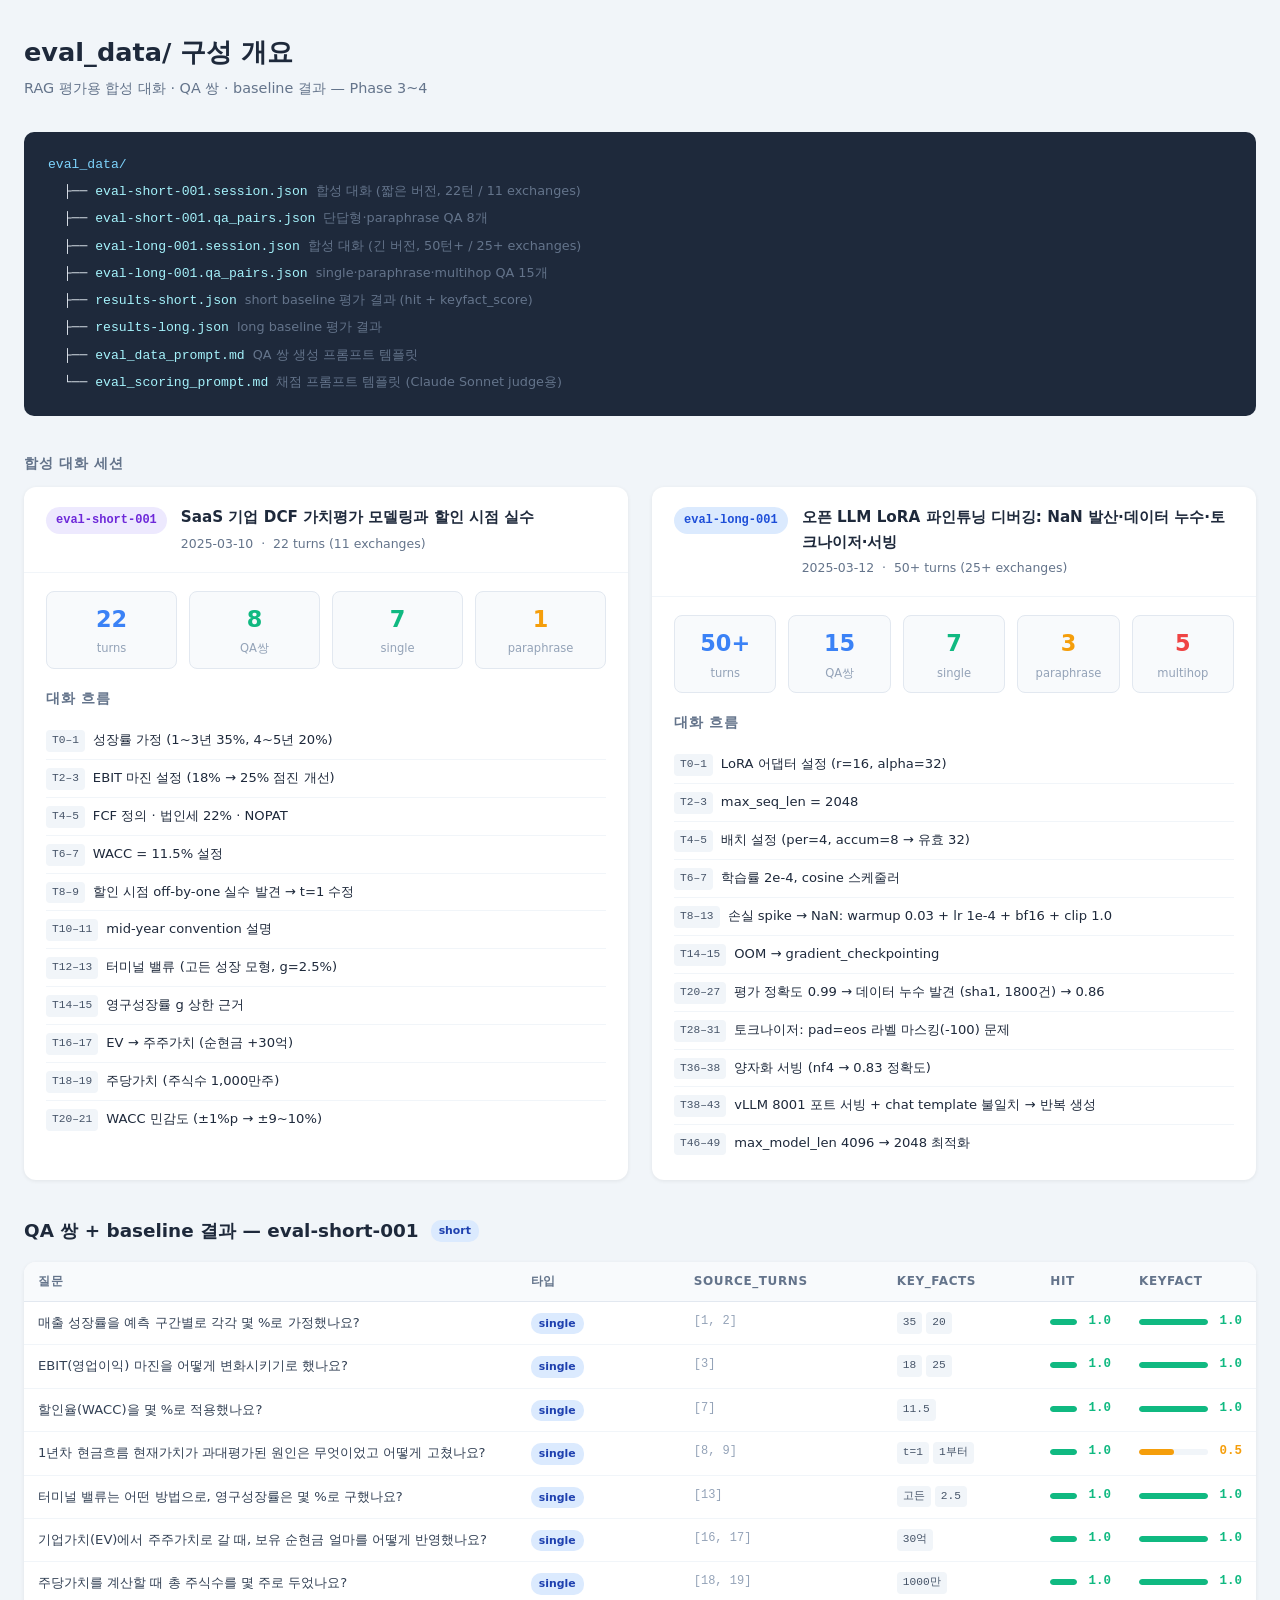
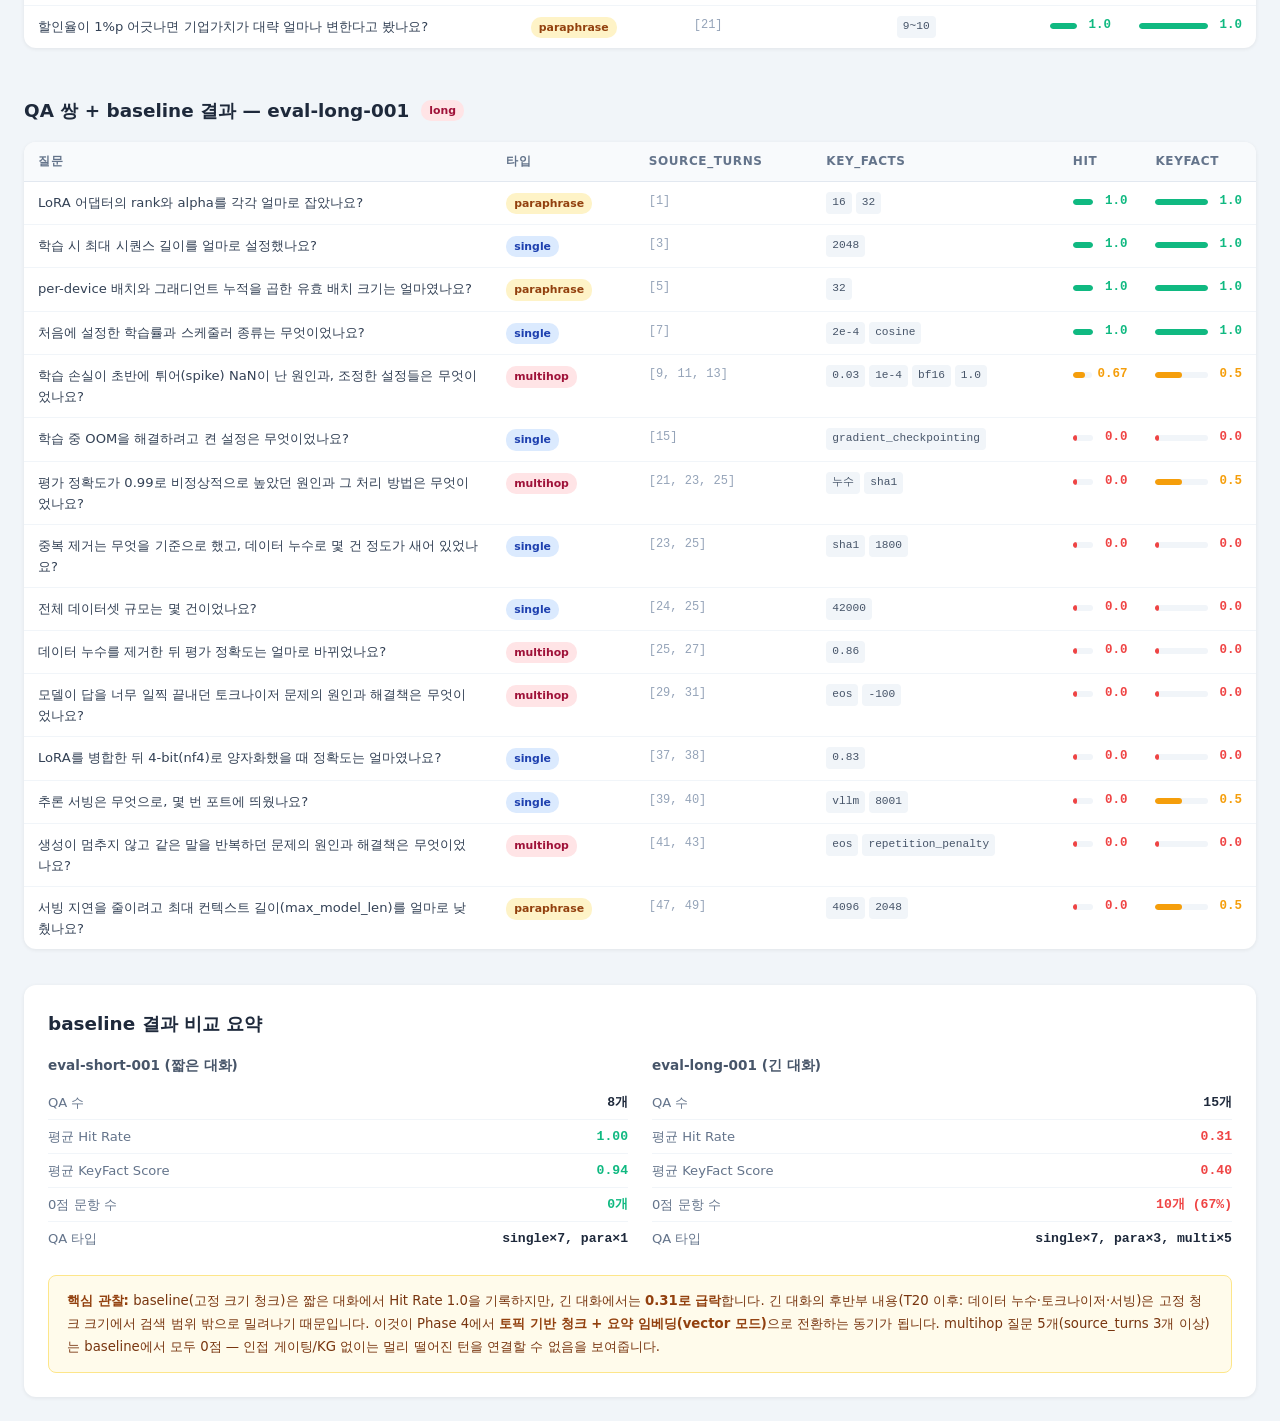
<file: eval_data/overview.html>
<!DOCTYPE html>
<html lang="ko">
<head>
  <meta charset="UTF-8">
  <meta name="viewport" content="width=device-width, initial-scale=1.0">
  <title>eval_data 구성 개요</title>
  <style>
    * { box-sizing: border-box; margin: 0; padding: 0; }
    body {
      font-family: 'Segoe UI', system-ui, sans-serif;
      background: #f1f5f9;
      color: #1e293b;
      padding: 32px 24px;
      line-height: 1.6;
    }

    h1 { font-size: 1.6rem; font-weight: 700; margin-bottom: 4px; }
    h2 { font-size: 1.15rem; font-weight: 700; }
    h3 { font-size: 0.9rem; font-weight: 600; text-transform: uppercase; letter-spacing: 0.05em; color: #64748b; margin-bottom: 12px; }

    .subtitle { color: #64748b; font-size: 0.9rem; margin-bottom: 32px; }

    /* file tree */
    .file-tree {
      background: #1e293b;
      color: #e2e8f0;
      border-radius: 10px;
      padding: 20px 24px;
      font-family: 'Consolas', monospace;
      font-size: 0.82rem;
      line-height: 2;
      margin-bottom: 36px;
    }
    .file-tree .dir  { color: #7dd3fc; }
    .file-tree .file { color: #a5f3fc; }
    .file-tree .desc { color: #64748b; margin-left: 8px; font-family: 'Segoe UI', system-ui, sans-serif; font-size: 0.8rem; }

    /* session cards */
    .sessions { display: grid; grid-template-columns: 1fr 1fr; gap: 24px; margin-bottom: 36px; }
    @media (max-width: 900px) { .sessions { grid-template-columns: 1fr; } }

    .card {
      background: white;
      border-radius: 12px;
      box-shadow: 0 1px 4px rgba(0,0,0,0.07);
      overflow: hidden;
    }
    .card-header {
      padding: 18px 22px;
      border-bottom: 1px solid #f1f5f9;
      display: flex;
      align-items: flex-start;
      gap: 14px;
    }
    .session-id-badge {
      background: #ede9fe;
      color: #6d28d9;
      font-family: monospace;
      font-size: 0.75rem;
      font-weight: 700;
      padding: 4px 10px;
      border-radius: 20px;
      white-space: nowrap;
      margin-top: 2px;
    }
    .session-id-badge.long { background: #dbeafe; color: #1d4ed8; }
    .card-title { font-size: 0.95rem; font-weight: 700; margin-bottom: 4px; }
    .card-meta { font-size: 0.78rem; color: #64748b; }
    .card-body { padding: 18px 22px; }

    .stat-row {
      display: flex;
      gap: 12px;
      margin-bottom: 18px;
      flex-wrap: wrap;
    }
    .stat {
      background: #f8fafc;
      border: 1px solid #e2e8f0;
      border-radius: 8px;
      padding: 10px 14px;
      flex: 1;
      min-width: 80px;
      text-align: center;
    }
    .stat .val { font-size: 1.4rem; font-weight: 700; }
    .stat .lbl { font-size: 0.72rem; color: #94a3b8; margin-top: 2px; }
    .stat.green .val { color: #10b981; }
    .stat.blue .val  { color: #3b82f6; }
    .stat.amber .val { color: #f59e0b; }
    .stat.red .val   { color: #ef4444; }

    /* topic list */
    .topic-list { list-style: none; }
    .topic-list li {
      padding: 7px 0;
      border-bottom: 1px solid #f1f5f9;
      font-size: 0.82rem;
      display: flex;
      gap: 8px;
      align-items: flex-start;
    }
    .topic-list li:last-child { border-bottom: none; }
    .turn-badge {
      background: #f1f5f9;
      color: #475569;
      font-family: monospace;
      font-size: 0.7rem;
      padding: 2px 6px;
      border-radius: 4px;
      white-space: nowrap;
      margin-top: 1px;
      min-width: 36px;
      text-align: center;
    }

    /* QA table */
    .qa-section { margin-top: 36px; }
    .qa-section + .qa-section { margin-top: 48px; }
    .section-header {
      display: flex;
      align-items: center;
      gap: 12px;
      margin-bottom: 16px;
    }

    table {
      width: 100%;
      border-collapse: collapse;
      background: white;
      border-radius: 12px;
      overflow: hidden;
      box-shadow: 0 1px 4px rgba(0,0,0,0.07);
      font-size: 0.82rem;
    }
    thead th {
      background: #f8fafc;
      padding: 10px 14px;
      text-align: left;
      font-size: 0.75rem;
      text-transform: uppercase;
      letter-spacing: 0.05em;
      color: #64748b;
      font-weight: 600;
      border-bottom: 1px solid #e2e8f0;
    }
    tbody tr:hover { background: #f8fafc; }
    tbody td {
      padding: 10px 14px;
      border-bottom: 1px solid #f1f5f9;
      vertical-align: top;
    }
    tbody tr:last-child td { border-bottom: none; }

    .badge {
      display: inline-block;
      font-size: 0.68rem;
      font-weight: 600;
      padding: 2px 8px;
      border-radius: 10px;
      white-space: nowrap;
    }
    .badge-single    { background: #dbeafe; color: #1e40af; }
    .badge-paraphrase { background: #fef3c7; color: #92400e; }
    .badge-multihop  { background: #ffe4e6; color: #9f1239; }

    .score-bar {
      display: flex;
      align-items: center;
      gap: 6px;
    }
    .bar-bg {
      flex: 1;
      height: 6px;
      background: #f1f5f9;
      border-radius: 3px;
      overflow: hidden;
    }
    .bar-fill {
      height: 100%;
      border-radius: 3px;
    }
    .bar-fill.full  { background: #10b981; }
    .bar-fill.half  { background: #f59e0b; }
    .bar-fill.zero  { background: #ef4444; width: 4px !important; }
    .score-num { font-family: monospace; font-size: 0.78rem; font-weight: 700; min-width: 28px; text-align: right; }
    .score-num.full { color: #10b981; }
    .score-num.half { color: #f59e0b; }
    .score-num.zero { color: #ef4444; }

    .key-facts { display: flex; flex-wrap: wrap; gap: 4px; }
    .kf {
      background: #f1f5f9;
      color: #475569;
      font-family: monospace;
      font-size: 0.7rem;
      padding: 2px 6px;
      border-radius: 4px;
    }

    .q-text { color: #334155; }
    .turns-ref { font-family: monospace; font-size: 0.75rem; color: #94a3b8; }

    /* summary comparison */
    .compare {
      background: white;
      border-radius: 12px;
      box-shadow: 0 1px 4px rgba(0,0,0,0.07);
      padding: 24px;
      margin-top: 36px;
    }
    .compare-grid {
      display: grid;
      grid-template-columns: 1fr 1fr;
      gap: 24px;
      margin-top: 16px;
    }
    .compare-col h4 { font-size: 0.85rem; font-weight: 600; margin-bottom: 10px; color: #475569; }
    .compare-row {
      display: flex;
      justify-content: space-between;
      align-items: center;
      padding: 6px 0;
      border-bottom: 1px solid #f1f5f9;
      font-size: 0.82rem;
    }
    .compare-row:last-child { border-bottom: none; }
    .compare-row .label { color: #64748b; }
    .compare-row .value { font-weight: 600; font-family: monospace; }
    .good  { color: #10b981; }
    .mid   { color: #f59e0b; }
    .bad   { color: #ef4444; }

    .insight {
      background: #fffbeb;
      border: 1px solid #fde68a;
      border-radius: 8px;
      padding: 14px 18px;
      font-size: 0.83rem;
      color: #78350f;
      margin-top: 20px;
      line-height: 1.7;
    }
    .insight strong { color: #92400e; }
  </style>
</head>
<body>

<h1>eval_data/ 구성 개요</h1>
<p class="subtitle">RAG 평가용 합성 대화 · QA 쌍 · baseline 결과 — Phase 3~4</p>

<!-- File Tree -->
<div class="file-tree">
  <div><span class="dir">eval_data/</span></div>
  <div>&nbsp;&nbsp;├── <span class="file">eval-short-001.session.json</span><span class="desc">합성 대화 (짧은 버전, 22턴 / 11 exchanges)</span></div>
  <div>&nbsp;&nbsp;├── <span class="file">eval-short-001.qa_pairs.json</span><span class="desc">단답형·paraphrase QA 8개</span></div>
  <div>&nbsp;&nbsp;├── <span class="file">eval-long-001.session.json</span><span class="desc">합성 대화 (긴 버전, 50턴+ / 25+ exchanges)</span></div>
  <div>&nbsp;&nbsp;├── <span class="file">eval-long-001.qa_pairs.json</span><span class="desc">single·paraphrase·multihop QA 15개</span></div>
  <div>&nbsp;&nbsp;├── <span class="file">results-short.json</span><span class="desc">short baseline 평가 결과 (hit + keyfact_score)</span></div>
  <div>&nbsp;&nbsp;├── <span class="file">results-long.json</span><span class="desc">long baseline 평가 결과</span></div>
  <div>&nbsp;&nbsp;├── <span class="file">eval_data_prompt.md</span><span class="desc">QA 쌍 생성 프롬프트 템플릿</span></div>
  <div>&nbsp;&nbsp;└── <span class="file">eval_scoring_prompt.md</span><span class="desc">채점 프롬프트 템플릿 (Claude Sonnet judge용)</span></div>
</div>

<!-- Session Overview Cards -->
<h3>합성 대화 세션</h3>
<div class="sessions">

  <!-- Short Session -->
  <div class="card">
    <div class="card-header">
      <span class="session-id-badge">eval-short-001</span>
      <div>
        <div class="card-title">SaaS 기업 DCF 가치평가 모델링과 할인 시점 실수</div>
        <div class="card-meta">2025-03-10 &nbsp;·&nbsp; 22 turns (11 exchanges)</div>
      </div>
    </div>
    <div class="card-body">
      <div class="stat-row">
        <div class="stat blue"><div class="val">22</div><div class="lbl">turns</div></div>
        <div class="stat green"><div class="val">8</div><div class="lbl">QA쌍</div></div>
        <div class="stat green"><div class="val">7</div><div class="lbl">single</div></div>
        <div class="stat amber"><div class="val">1</div><div class="lbl">paraphrase</div></div>
      </div>
      <h3>대화 흐름</h3>
      <ul class="topic-list">
        <li><span class="turn-badge">T0–1</span>성장률 가정 (1~3년 35%, 4~5년 20%)</li>
        <li><span class="turn-badge">T2–3</span>EBIT 마진 설정 (18% → 25% 점진 개선)</li>
        <li><span class="turn-badge">T4–5</span>FCF 정의 · 법인세 22% · NOPAT</li>
        <li><span class="turn-badge">T6–7</span>WACC = 11.5% 설정</li>
        <li><span class="turn-badge">T8–9</span>할인 시점 off-by-one 실수 발견 → t=1 수정</li>
        <li><span class="turn-badge">T10–11</span>mid-year convention 설명</li>
        <li><span class="turn-badge">T12–13</span>터미널 밸류 (고든 성장 모형, g=2.5%)</li>
        <li><span class="turn-badge">T14–15</span>영구성장률 g 상한 근거</li>
        <li><span class="turn-badge">T16–17</span>EV → 주주가치 (순현금 +30억)</li>
        <li><span class="turn-badge">T18–19</span>주당가치 (주식수 1,000만주)</li>
        <li><span class="turn-badge">T20–21</span>WACC 민감도 (±1%p → ±9~10%)</li>
      </ul>
    </div>
  </div>

  <!-- Long Session -->
  <div class="card">
    <div class="card-header">
      <span class="session-id-badge long">eval-long-001</span>
      <div>
        <div class="card-title">오픈 LLM LoRA 파인튜닝 디버깅: NaN 발산·데이터 누수·토크나이저·서빙</div>
        <div class="card-meta">2025-03-12 &nbsp;·&nbsp; 50+ turns (25+ exchanges)</div>
      </div>
    </div>
    <div class="card-body">
      <div class="stat-row">
        <div class="stat blue"><div class="val">50+</div><div class="lbl">turns</div></div>
        <div class="stat blue"><div class="val">15</div><div class="lbl">QA쌍</div></div>
        <div class="stat green"><div class="val">7</div><div class="lbl">single</div></div>
        <div class="stat amber"><div class="val">3</div><div class="lbl">paraphrase</div></div>
        <div class="stat red"><div class="val">5</div><div class="lbl">multihop</div></div>
      </div>
      <h3>대화 흐름</h3>
      <ul class="topic-list">
        <li><span class="turn-badge">T0–1</span>LoRA 어댑터 설정 (r=16, alpha=32)</li>
        <li><span class="turn-badge">T2–3</span>max_seq_len = 2048</li>
        <li><span class="turn-badge">T4–5</span>배치 설정 (per=4, accum=8 → 유효 32)</li>
        <li><span class="turn-badge">T6–7</span>학습률 2e-4, cosine 스케줄러</li>
        <li><span class="turn-badge">T8–13</span>손실 spike → NaN: warmup 0.03 + lr 1e-4 + bf16 + clip 1.0</li>
        <li><span class="turn-badge">T14–15</span>OOM → gradient_checkpointing</li>
        <li><span class="turn-badge">T20–27</span>평가 정확도 0.99 → 데이터 누수 발견 (sha1, 1800건) → 0.86</li>
        <li><span class="turn-badge">T28–31</span>토크나이저: pad=eos 라벨 마스킹(-100) 문제</li>
        <li><span class="turn-badge">T36–38</span>양자화 서빙 (nf4 → 0.83 정확도)</li>
        <li><span class="turn-badge">T38–43</span>vLLM 8001 포트 서빙 + chat template 불일치 → 반복 생성</li>
        <li><span class="turn-badge">T46–49</span>max_model_len 4096 → 2048 최적화</li>
      </ul>
    </div>
  </div>
</div>

<!-- QA Pairs: Short -->
<div class="qa-section">
  <div class="section-header">
    <h2>QA 쌍 + baseline 결과 — eval-short-001</h2>
    <span class="badge badge-single">short</span>
  </div>
  <table>
    <thead>
      <tr>
        <th style="width:40%">질문</th>
        <th>타입</th>
        <th>source_turns</th>
        <th>key_facts</th>
        <th>Hit</th>
        <th>KeyFact</th>
      </tr>
    </thead>
    <tbody>
      <tr>
        <td class="q-text">매출 성장률을 예측 구간별로 각각 몇 %로 가정했나요?</td>
        <td><span class="badge badge-single">single</span></td>
        <td class="turns-ref">[1, 2]</td>
        <td><div class="key-facts"><span class="kf">35</span><span class="kf">20</span></div></td>
        <td>
          <div class="score-bar">
            <div class="bar-bg"><div class="bar-fill full" style="width:100%"></div></div>
            <span class="score-num full">1.0</span>
          </div>
        </td>
        <td>
          <div class="score-bar">
            <div class="bar-bg"><div class="bar-fill full" style="width:100%"></div></div>
            <span class="score-num full">1.0</span>
          </div>
        </td>
      </tr>
      <tr>
        <td class="q-text">EBIT(영업이익) 마진을 어떻게 변화시키기로 했나요?</td>
        <td><span class="badge badge-single">single</span></td>
        <td class="turns-ref">[3]</td>
        <td><div class="key-facts"><span class="kf">18</span><span class="kf">25</span></div></td>
        <td>
          <div class="score-bar">
            <div class="bar-bg"><div class="bar-fill full" style="width:100%"></div></div>
            <span class="score-num full">1.0</span>
          </div>
        </td>
        <td>
          <div class="score-bar">
            <div class="bar-bg"><div class="bar-fill full" style="width:100%"></div></div>
            <span class="score-num full">1.0</span>
          </div>
        </td>
      </tr>
      <tr>
        <td class="q-text">할인율(WACC)을 몇 %로 적용했나요?</td>
        <td><span class="badge badge-single">single</span></td>
        <td class="turns-ref">[7]</td>
        <td><div class="key-facts"><span class="kf">11.5</span></div></td>
        <td>
          <div class="score-bar">
            <div class="bar-bg"><div class="bar-fill full" style="width:100%"></div></div>
            <span class="score-num full">1.0</span>
          </div>
        </td>
        <td>
          <div class="score-bar">
            <div class="bar-bg"><div class="bar-fill full" style="width:100%"></div></div>
            <span class="score-num full">1.0</span>
          </div>
        </td>
      </tr>
      <tr>
        <td class="q-text">1년차 현금흐름 현재가치가 과대평가된 원인은 무엇이었고 어떻게 고쳤나요?</td>
        <td><span class="badge badge-single">single</span></td>
        <td class="turns-ref">[8, 9]</td>
        <td><div class="key-facts"><span class="kf">t=1</span><span class="kf">1부터</span></div></td>
        <td>
          <div class="score-bar">
            <div class="bar-bg"><div class="bar-fill full" style="width:100%"></div></div>
            <span class="score-num full">1.0</span>
          </div>
        </td>
        <td>
          <div class="score-bar">
            <div class="bar-bg"><div class="bar-fill half" style="width:50%"></div></div>
            <span class="score-num half">0.5</span>
          </div>
        </td>
      </tr>
      <tr>
        <td class="q-text">터미널 밸류는 어떤 방법으로, 영구성장률은 몇 %로 구했나요?</td>
        <td><span class="badge badge-single">single</span></td>
        <td class="turns-ref">[13]</td>
        <td><div class="key-facts"><span class="kf">고든</span><span class="kf">2.5</span></div></td>
        <td>
          <div class="score-bar">
            <div class="bar-bg"><div class="bar-fill full" style="width:100%"></div></div>
            <span class="score-num full">1.0</span>
          </div>
        </td>
        <td>
          <div class="score-bar">
            <div class="bar-bg"><div class="bar-fill full" style="width:100%"></div></div>
            <span class="score-num full">1.0</span>
          </div>
        </td>
      </tr>
      <tr>
        <td class="q-text">기업가치(EV)에서 주주가치로 갈 때, 보유 순현금 얼마를 어떻게 반영했나요?</td>
        <td><span class="badge badge-single">single</span></td>
        <td class="turns-ref">[16, 17]</td>
        <td><div class="key-facts"><span class="kf">30억</span></div></td>
        <td>
          <div class="score-bar">
            <div class="bar-bg"><div class="bar-fill full" style="width:100%"></div></div>
            <span class="score-num full">1.0</span>
          </div>
        </td>
        <td>
          <div class="score-bar">
            <div class="bar-bg"><div class="bar-fill full" style="width:100%"></div></div>
            <span class="score-num full">1.0</span>
          </div>
        </td>
      </tr>
      <tr>
        <td class="q-text">주당가치를 계산할 때 총 주식수를 몇 주로 두었나요?</td>
        <td><span class="badge badge-single">single</span></td>
        <td class="turns-ref">[18, 19]</td>
        <td><div class="key-facts"><span class="kf">1000만</span></div></td>
        <td>
          <div class="score-bar">
            <div class="bar-bg"><div class="bar-fill full" style="width:100%"></div></div>
            <span class="score-num full">1.0</span>
          </div>
        </td>
        <td>
          <div class="score-bar">
            <div class="bar-bg"><div class="bar-fill full" style="width:100%"></div></div>
            <span class="score-num full">1.0</span>
          </div>
        </td>
      </tr>
      <tr>
        <td class="q-text">할인율이 1%p 어긋나면 기업가치가 대략 얼마나 변한다고 봤나요?</td>
        <td><span class="badge badge-paraphrase">paraphrase</span></td>
        <td class="turns-ref">[21]</td>
        <td><div class="key-facts"><span class="kf">9~10</span></div></td>
        <td>
          <div class="score-bar">
            <div class="bar-bg"><div class="bar-fill full" style="width:100%"></div></div>
            <span class="score-num full">1.0</span>
          </div>
        </td>
        <td>
          <div class="score-bar">
            <div class="bar-bg"><div class="bar-fill full" style="width:100%"></div></div>
            <span class="score-num full">1.0</span>
          </div>
        </td>
      </tr>
    </tbody>
  </table>
</div>

<!-- QA Pairs: Long -->
<div class="qa-section">
  <div class="section-header">
    <h2>QA 쌍 + baseline 결과 — eval-long-001</h2>
    <span class="badge badge-multihop">long</span>
  </div>
  <table>
    <thead>
      <tr>
        <th style="width:38%">질문</th>
        <th>타입</th>
        <th>source_turns</th>
        <th>key_facts</th>
        <th>Hit</th>
        <th>KeyFact</th>
      </tr>
    </thead>
    <tbody>
      <tr>
        <td class="q-text">LoRA 어댑터의 rank와 alpha를 각각 얼마로 잡았나요?</td>
        <td><span class="badge badge-paraphrase">paraphrase</span></td>
        <td class="turns-ref">[1]</td>
        <td><div class="key-facts"><span class="kf">16</span><span class="kf">32</span></div></td>
        <td><div class="score-bar"><div class="bar-bg"><div class="bar-fill full" style="width:100%"></div></div><span class="score-num full">1.0</span></div></td>
        <td><div class="score-bar"><div class="bar-bg"><div class="bar-fill full" style="width:100%"></div></div><span class="score-num full">1.0</span></div></td>
      </tr>
      <tr>
        <td class="q-text">학습 시 최대 시퀀스 길이를 얼마로 설정했나요?</td>
        <td><span class="badge badge-single">single</span></td>
        <td class="turns-ref">[3]</td>
        <td><div class="key-facts"><span class="kf">2048</span></div></td>
        <td><div class="score-bar"><div class="bar-bg"><div class="bar-fill full" style="width:100%"></div></div><span class="score-num full">1.0</span></div></td>
        <td><div class="score-bar"><div class="bar-bg"><div class="bar-fill full" style="width:100%"></div></div><span class="score-num full">1.0</span></div></td>
      </tr>
      <tr>
        <td class="q-text">per-device 배치와 그래디언트 누적을 곱한 유효 배치 크기는 얼마였나요?</td>
        <td><span class="badge badge-paraphrase">paraphrase</span></td>
        <td class="turns-ref">[5]</td>
        <td><div class="key-facts"><span class="kf">32</span></div></td>
        <td><div class="score-bar"><div class="bar-bg"><div class="bar-fill full" style="width:100%"></div></div><span class="score-num full">1.0</span></div></td>
        <td><div class="score-bar"><div class="bar-bg"><div class="bar-fill full" style="width:100%"></div></div><span class="score-num full">1.0</span></div></td>
      </tr>
      <tr>
        <td class="q-text">처음에 설정한 학습률과 스케줄러 종류는 무엇이었나요?</td>
        <td><span class="badge badge-single">single</span></td>
        <td class="turns-ref">[7]</td>
        <td><div class="key-facts"><span class="kf">2e-4</span><span class="kf">cosine</span></div></td>
        <td><div class="score-bar"><div class="bar-bg"><div class="bar-fill full" style="width:100%"></div></div><span class="score-num full">1.0</span></div></td>
        <td><div class="score-bar"><div class="bar-bg"><div class="bar-fill full" style="width:100%"></div></div><span class="score-num full">1.0</span></div></td>
      </tr>
      <tr>
        <td class="q-text">학습 손실이 초반에 튀어(spike) NaN이 난 원인과, 조정한 설정들은 무엇이었나요?</td>
        <td><span class="badge badge-multihop">multihop</span></td>
        <td class="turns-ref">[9, 11, 13]</td>
        <td><div class="key-facts"><span class="kf">0.03</span><span class="kf">1e-4</span><span class="kf">bf16</span><span class="kf">1.0</span></div></td>
        <td><div class="score-bar"><div class="bar-bg"><div class="bar-fill half" style="width:67%"></div></div><span class="score-num half">0.67</span></div></td>
        <td><div class="score-bar"><div class="bar-bg"><div class="bar-fill half" style="width:50%"></div></div><span class="score-num half">0.5</span></div></td>
      </tr>
      <tr>
        <td class="q-text">학습 중 OOM을 해결하려고 켠 설정은 무엇이었나요?</td>
        <td><span class="badge badge-single">single</span></td>
        <td class="turns-ref">[15]</td>
        <td><div class="key-facts"><span class="kf">gradient_checkpointing</span></div></td>
        <td><div class="score-bar"><div class="bar-bg"><div class="bar-fill zero" style="width:0%"></div></div><span class="score-num zero">0.0</span></div></td>
        <td><div class="score-bar"><div class="bar-bg"><div class="bar-fill zero" style="width:0%"></div></div><span class="score-num zero">0.0</span></div></td>
      </tr>
      <tr>
        <td class="q-text">평가 정확도가 0.99로 비정상적으로 높았던 원인과 그 처리 방법은 무엇이었나요?</td>
        <td><span class="badge badge-multihop">multihop</span></td>
        <td class="turns-ref">[21, 23, 25]</td>
        <td><div class="key-facts"><span class="kf">누수</span><span class="kf">sha1</span></div></td>
        <td><div class="score-bar"><div class="bar-bg"><div class="bar-fill zero"></div></div><span class="score-num zero">0.0</span></div></td>
        <td><div class="score-bar"><div class="bar-bg"><div class="bar-fill half" style="width:50%"></div></div><span class="score-num half">0.5</span></div></td>
      </tr>
      <tr>
        <td class="q-text">중복 제거는 무엇을 기준으로 했고, 데이터 누수로 몇 건 정도가 새어 있었나요?</td>
        <td><span class="badge badge-single">single</span></td>
        <td class="turns-ref">[23, 25]</td>
        <td><div class="key-facts"><span class="kf">sha1</span><span class="kf">1800</span></div></td>
        <td><div class="score-bar"><div class="bar-bg"><div class="bar-fill zero"></div></div><span class="score-num zero">0.0</span></div></td>
        <td><div class="score-bar"><div class="bar-bg"><div class="bar-fill zero"></div></div><span class="score-num zero">0.0</span></div></td>
      </tr>
      <tr>
        <td class="q-text">전체 데이터셋 규모는 몇 건이었나요?</td>
        <td><span class="badge badge-single">single</span></td>
        <td class="turns-ref">[24, 25]</td>
        <td><div class="key-facts"><span class="kf">42000</span></div></td>
        <td><div class="score-bar"><div class="bar-bg"><div class="bar-fill zero"></div></div><span class="score-num zero">0.0</span></div></td>
        <td><div class="score-bar"><div class="bar-bg"><div class="bar-fill zero"></div></div><span class="score-num zero">0.0</span></div></td>
      </tr>
      <tr>
        <td class="q-text">데이터 누수를 제거한 뒤 평가 정확도는 얼마로 바뀌었나요?</td>
        <td><span class="badge badge-multihop">multihop</span></td>
        <td class="turns-ref">[25, 27]</td>
        <td><div class="key-facts"><span class="kf">0.86</span></div></td>
        <td><div class="score-bar"><div class="bar-bg"><div class="bar-fill zero"></div></div><span class="score-num zero">0.0</span></div></td>
        <td><div class="score-bar"><div class="bar-bg"><div class="bar-fill zero"></div></div><span class="score-num zero">0.0</span></div></td>
      </tr>
      <tr>
        <td class="q-text">모델이 답을 너무 일찍 끝내던 토크나이저 문제의 원인과 해결책은 무엇이었나요?</td>
        <td><span class="badge badge-multihop">multihop</span></td>
        <td class="turns-ref">[29, 31]</td>
        <td><div class="key-facts"><span class="kf">eos</span><span class="kf">-100</span></div></td>
        <td><div class="score-bar"><div class="bar-bg"><div class="bar-fill zero"></div></div><span class="score-num zero">0.0</span></div></td>
        <td><div class="score-bar"><div class="bar-bg"><div class="bar-fill zero"></div></div><span class="score-num zero">0.0</span></div></td>
      </tr>
      <tr>
        <td class="q-text">LoRA를 병합한 뒤 4-bit(nf4)로 양자화했을 때 정확도는 얼마였나요?</td>
        <td><span class="badge badge-single">single</span></td>
        <td class="turns-ref">[37, 38]</td>
        <td><div class="key-facts"><span class="kf">0.83</span></div></td>
        <td><div class="score-bar"><div class="bar-bg"><div class="bar-fill zero"></div></div><span class="score-num zero">0.0</span></div></td>
        <td><div class="score-bar"><div class="bar-bg"><div class="bar-fill zero"></div></div><span class="score-num zero">0.0</span></div></td>
      </tr>
      <tr>
        <td class="q-text">추론 서빙은 무엇으로, 몇 번 포트에 띄웠나요?</td>
        <td><span class="badge badge-single">single</span></td>
        <td class="turns-ref">[39, 40]</td>
        <td><div class="key-facts"><span class="kf">vllm</span><span class="kf">8001</span></div></td>
        <td><div class="score-bar"><div class="bar-bg"><div class="bar-fill zero"></div></div><span class="score-num zero">0.0</span></div></td>
        <td><div class="score-bar"><div class="bar-bg"><div class="bar-fill half" style="width:50%"></div></div><span class="score-num half">0.5</span></div></td>
      </tr>
      <tr>
        <td class="q-text">생성이 멈추지 않고 같은 말을 반복하던 문제의 원인과 해결책은 무엇이었나요?</td>
        <td><span class="badge badge-multihop">multihop</span></td>
        <td class="turns-ref">[41, 43]</td>
        <td><div class="key-facts"><span class="kf">eos</span><span class="kf">repetition_penalty</span></div></td>
        <td><div class="score-bar"><div class="bar-bg"><div class="bar-fill zero"></div></div><span class="score-num zero">0.0</span></div></td>
        <td><div class="score-bar"><div class="bar-bg"><div class="bar-fill zero"></div></div><span class="score-num zero">0.0</span></div></td>
      </tr>
      <tr>
        <td class="q-text">서빙 지연을 줄이려고 최대 컨텍스트 길이(max_model_len)를 얼마로 낮췄나요?</td>
        <td><span class="badge badge-paraphrase">paraphrase</span></td>
        <td class="turns-ref">[47, 49]</td>
        <td><div class="key-facts"><span class="kf">4096</span><span class="kf">2048</span></div></td>
        <td><div class="score-bar"><div class="bar-bg"><div class="bar-fill zero"></div></div><span class="score-num zero">0.0</span></div></td>
        <td><div class="score-bar"><div class="bar-bg"><div class="bar-fill half" style="width:50%"></div></div><span class="score-num half">0.5</span></div></td>
      </tr>
    </tbody>
  </table>
</div>

<!-- Summary Comparison -->
<div class="compare">
  <h2>baseline 결과 비교 요약</h2>
  <div class="compare-grid">
    <div class="compare-col">
      <h4>eval-short-001 (짧은 대화)</h4>
      <div class="compare-row"><span class="label">QA 수</span><span class="value">8개</span></div>
      <div class="compare-row"><span class="label">평균 Hit Rate</span><span class="value good">1.00</span></div>
      <div class="compare-row"><span class="label">평균 KeyFact Score</span><span class="value good">0.94</span></div>
      <div class="compare-row"><span class="label">0점 문항 수</span><span class="value good">0개</span></div>
      <div class="compare-row"><span class="label">QA 타입</span><span class="value">single×7, para×1</span></div>
    </div>
    <div class="compare-col">
      <h4>eval-long-001 (긴 대화)</h4>
      <div class="compare-row"><span class="label">QA 수</span><span class="value">15개</span></div>
      <div class="compare-row"><span class="label">평균 Hit Rate</span><span class="value bad">0.31</span></div>
      <div class="compare-row"><span class="label">평균 KeyFact Score</span><span class="value bad">0.40</span></div>
      <div class="compare-row"><span class="label">0점 문항 수</span><span class="value bad">10개 (67%)</span></div>
      <div class="compare-row"><span class="label">QA 타입</span><span class="value">single×7, para×3, multi×5</span></div>
    </div>
  </div>
  <div class="insight">
    <strong>핵심 관찰:</strong> baseline(고정 크기 청크)은 짧은 대화에서 Hit Rate 1.0을 기록하지만, 긴 대화에서는 <strong>0.31로 급락</strong>합니다.
    긴 대화의 후반부 내용(T20 이후: 데이터 누수·토크나이저·서빙)은 고정 청크 크기에서 검색 범위 밖으로 밀려나기 때문입니다.
    이것이 Phase 4에서 <strong>토픽 기반 청크 + 요약 임베딩(vector 모드)</strong>으로 전환하는 동기가 됩니다.
    multihop 질문 5개(source_turns 3개 이상)는 baseline에서 모두 0점 — 인접 게이팅/KG 없이는 멀리 떨어진 턴을 연결할 수 없음을 보여줍니다.
  </div>
</div>

</body>
</html>
</file>
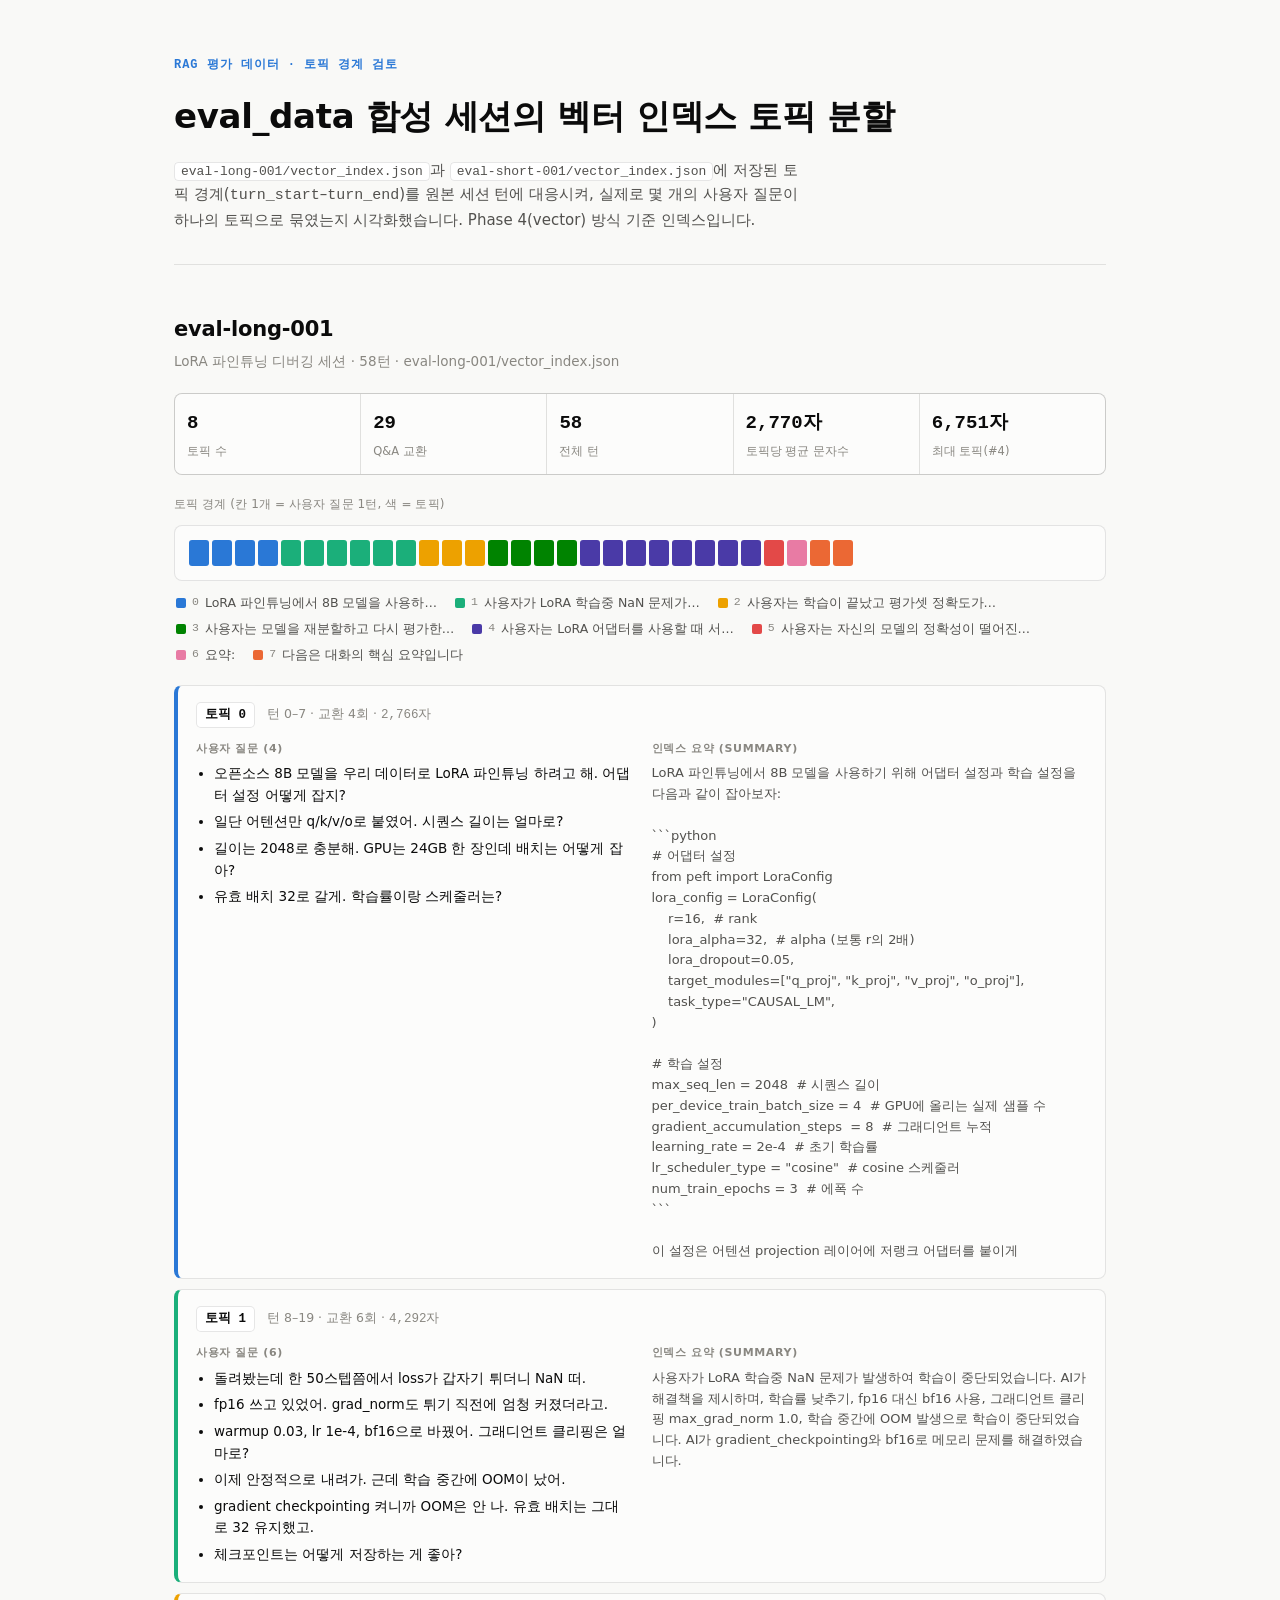
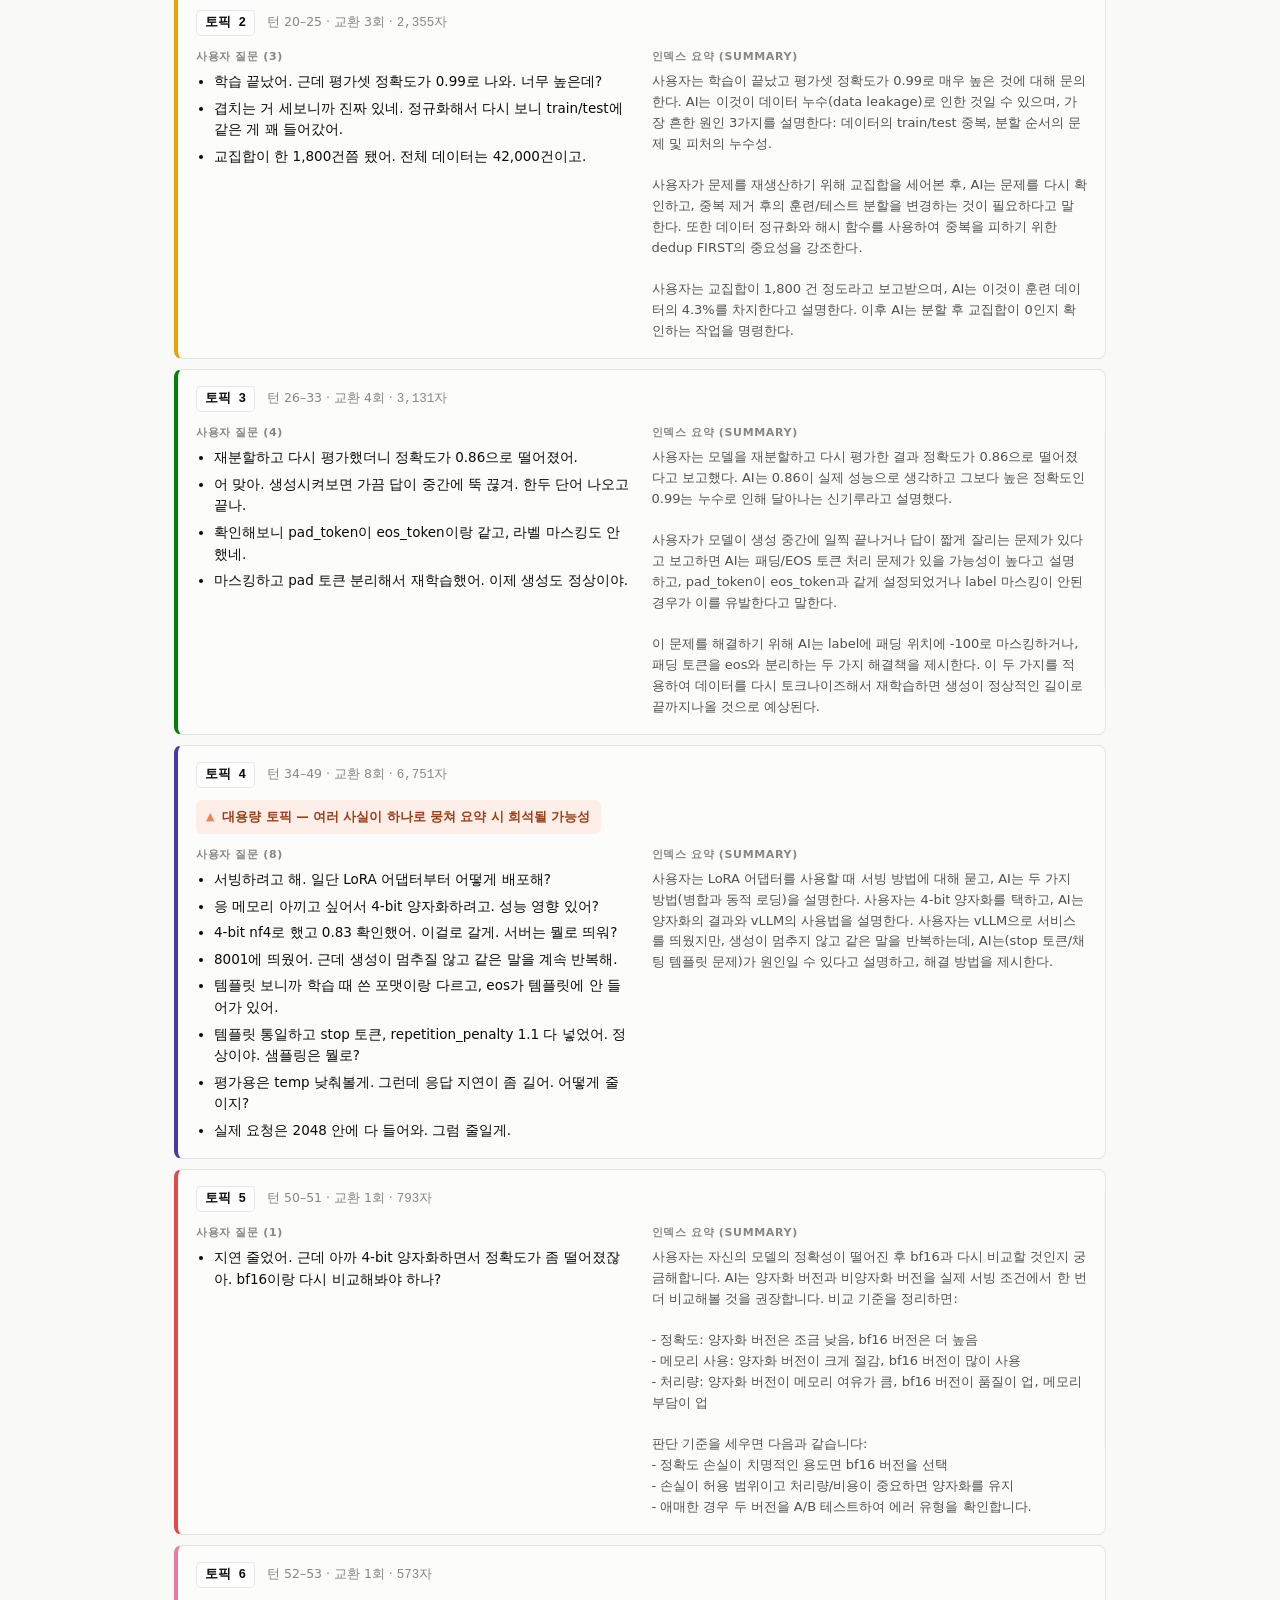
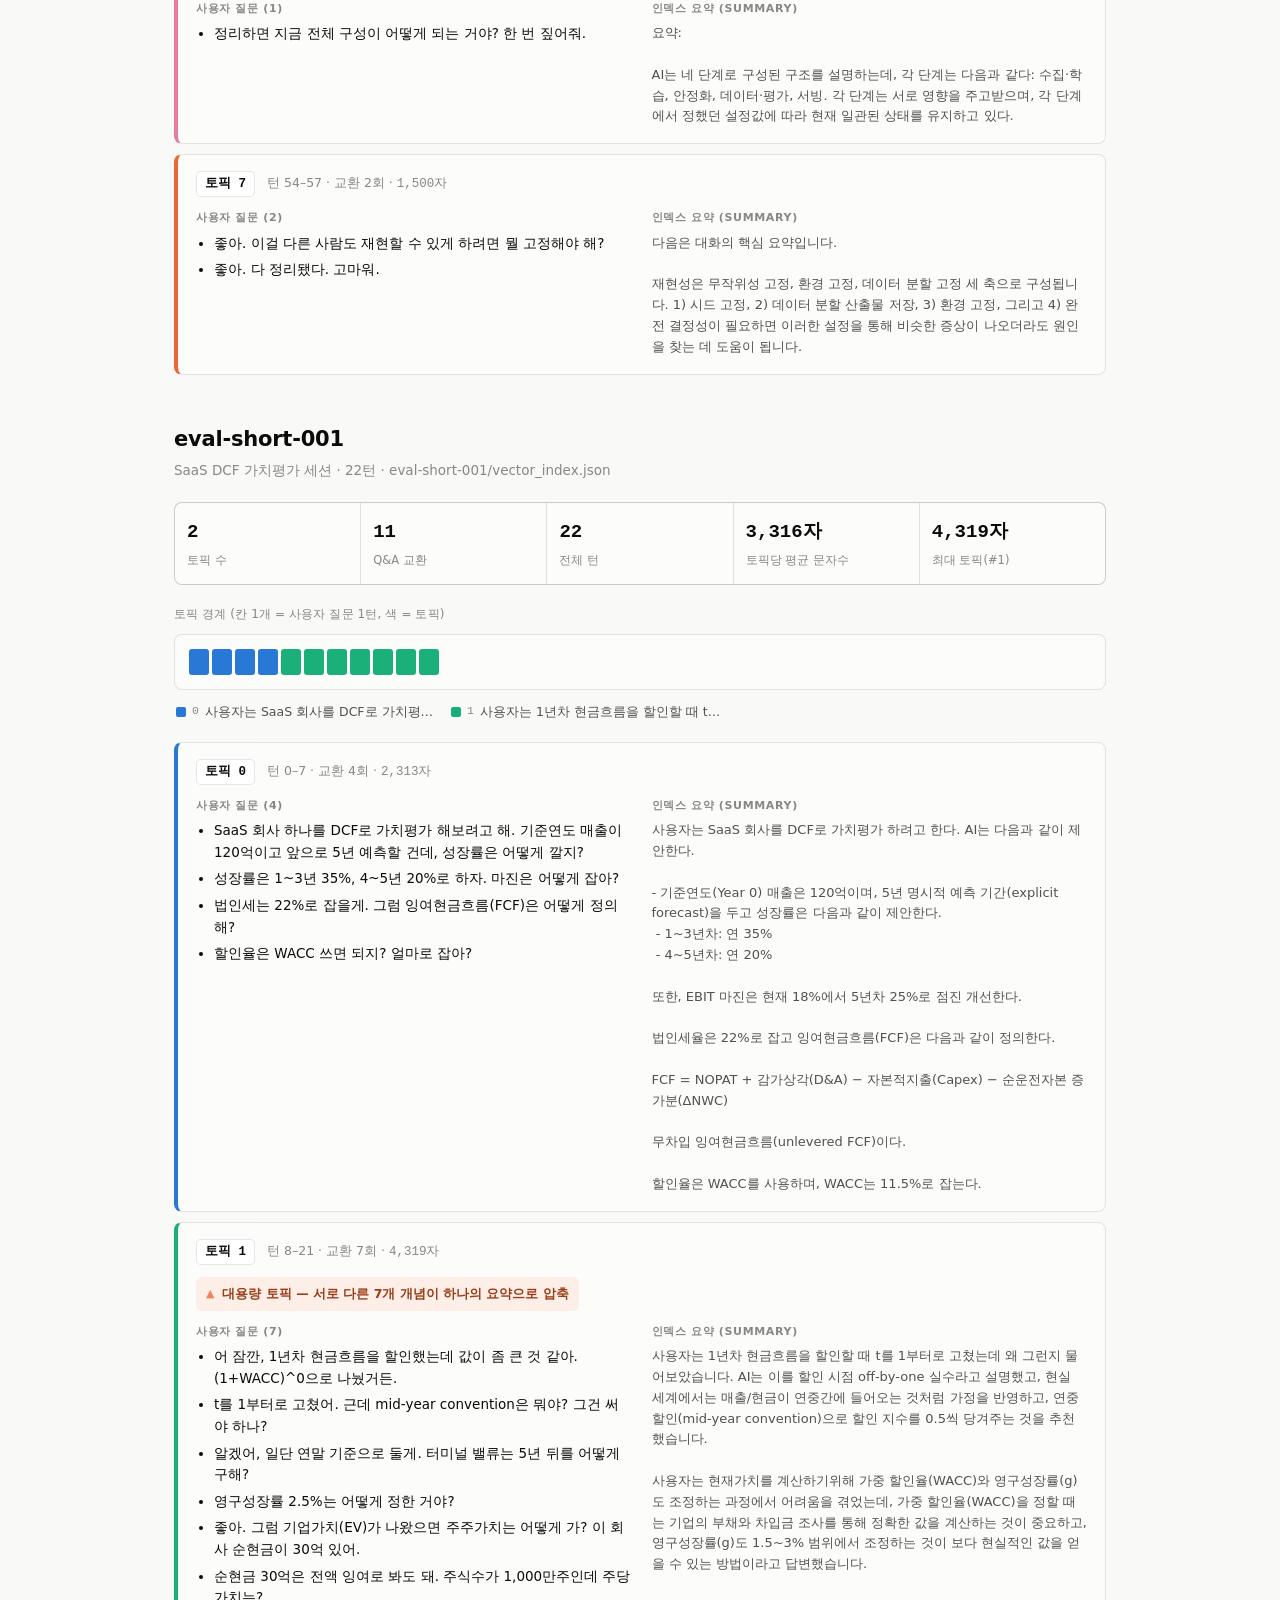
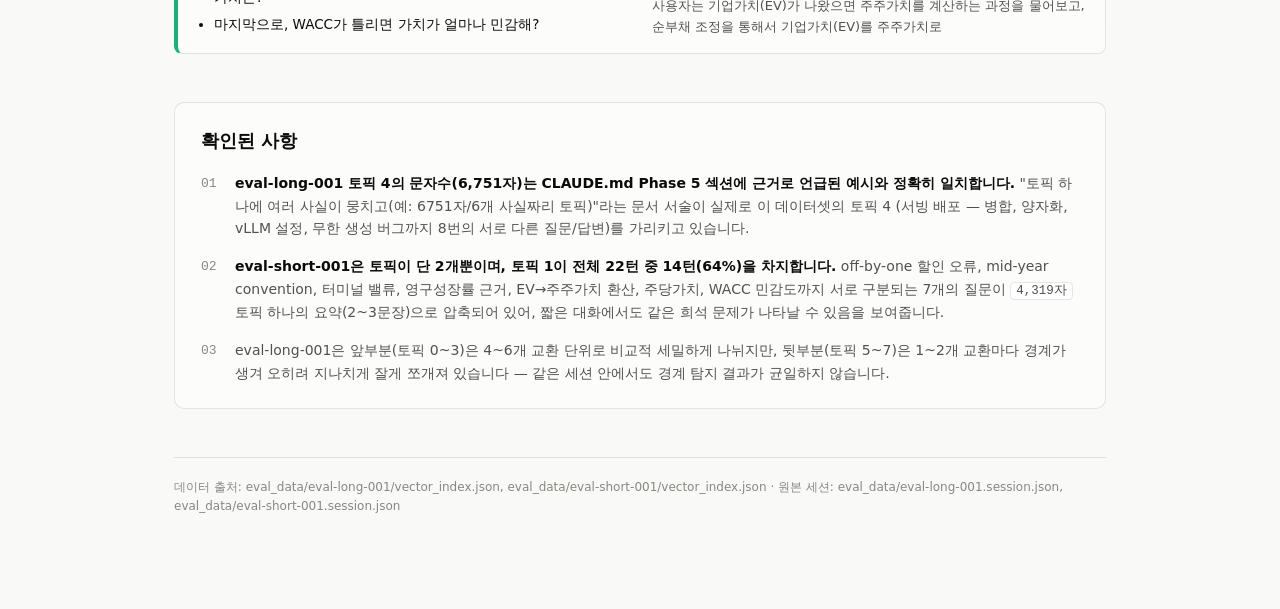
<file: eval_data/topic_boundaries.html>
<!DOCTYPE html>
<html lang="ko">
<head>
<meta charset="UTF-8">
<meta name="viewport" content="width=device-width, initial-scale=1.0">
<title>eval_data 토픽 경계 검토</title>
<style>
:root {
  --page: #f9f9f7;
  --surface: #fcfcfb;
  --surface-raised: #ffffff;
  --ink: #0b0b0b;
  --ink-secondary: #52514e;
  --ink-muted: #898781;
  --border: rgba(11,11,11,0.10);
  --gridline: #e1e0d9;
  --accent: #2a78d6;
  --serious-bg: #fdeee7;
  --serious-ink: #9a3d17;
  --serious-icon: #ec835a;
  --sans: -apple-system, "Apple SD Gothic Neo", "Segoe UI", "Malgun Gothic", system-ui, sans-serif;
  --mono: ui-monospace, "Cascadia Code", "SFMono-Regular", Consolas, monospace;
}
@media (prefers-color-scheme: dark) {
  :root {
    --page: #0d0d0d;
    --surface: #1a1a19;
    --surface-raised: #201f1d;
    --ink: #ffffff;
    --ink-secondary: #c3c2b7;
    --ink-muted: #898781;
    --border: rgba(255,255,255,0.10);
    --gridline: #2c2c2a;
    --accent: #3987e5;
    --serious-bg: #2c1c14;
    --serious-ink: #f0a683;
    --serious-icon: #ec835a;
  }
}
* { box-sizing: border-box; }
body {
  margin: 0;
  background: var(--page);
  color: var(--ink);
  font-family: var(--sans);
  line-height: 1.6;
  -webkit-font-smoothing: antialiased;
}
.mono { font-family: var(--mono); font-variant-numeric: tabular-nums; }
.wrap {
  max-width: 980px;
  margin: 0 auto;
  padding: 56px 24px 96px;
  display: flex;
  flex-direction: column;
  gap: 48px;
}

/* header */
.page-head { display: flex; flex-direction: column; gap: 14px; border-bottom: 1px solid var(--border); padding-bottom: 32px; }
.eyebrow {
  font-family: var(--mono);
  font-size: 12px;
  letter-spacing: 0.08em;
  text-transform: uppercase;
  color: var(--accent);
  font-weight: 600;
}
.page-head h1 {
  font-size: clamp(26px, 3.4vw, 34px);
  font-weight: 700;
  letter-spacing: -0.01em;
  margin: 0;
  text-wrap: balance;
}
.page-head p {
  max-width: 66ch;
  color: var(--ink-secondary);
  font-size: 15px;
  margin: 0;
}
.page-head code {
  font-family: var(--mono);
  font-size: 13px;
  background: var(--surface-raised);
  border: 1px solid var(--border);
  padding: 1px 6px;
  border-radius: 4px;
}

/* session section */
.session { display: flex; flex-direction: column; gap: 20px; }
.session-head h2 {
  font-size: 21px;
  font-weight: 700;
  margin: 0 0 4px;
  letter-spacing: -0.01em;
}
.session-sub {
  margin: 0;
  color: var(--ink-muted);
  font-size: 13.5px;
}

/* stat row */
.stat-row {
  display: grid;
  grid-template-columns: repeat(5, 1fr);
  gap: 1px;
  background: var(--border);
  border: 1px solid var(--border);
  border-radius: 8px;
  overflow: hidden;
}
.stat-tile {
  background: var(--surface);
  padding: 14px 12px;
  display: flex;
  flex-direction: column;
  gap: 4px;
}
.stat-value {
  font-family: var(--mono);
  font-variant-numeric: tabular-nums;
  font-size: 19px;
  font-weight: 600;
  color: var(--ink);
}
.stat-label {
  font-size: 11.5px;
  color: var(--ink-muted);
}

/* strip */
.strip-wrap { display: flex; flex-direction: column; gap: 10px; }
.strip-label {
  font-size: 12px;
  color: var(--ink-muted);
  letter-spacing: 0.01em;
}
.strip {
  display: flex;
  gap: 3px;
  flex-wrap: wrap;
  padding: 14px;
  background: var(--surface);
  border: 1px solid var(--border);
  border-radius: 8px;
}
.cell {
  width: 20px;
  height: 26px;
  border-radius: 3px;
  background: var(--c-l);
  cursor: default;
  transition: transform 0.1s ease;
}
.cell:hover { transform: scaleY(1.15); }
@media (prefers-color-scheme: dark) { .cell { background: var(--c-d); } }

.legend { display: flex; flex-wrap: wrap; gap: 6px 18px; padding: 2px 2px 0; }
.legend-item { display: flex; align-items: center; gap: 6px; font-size: 12.5px; color: var(--ink-secondary); }
.swatch { width: 10px; height: 10px; border-radius: 2px; background: var(--c-l); flex: none; }
@media (prefers-color-scheme: dark) { .swatch { background: var(--c-d); } }
.legend-num { font-family: var(--mono); color: var(--ink-muted); font-size: 11.5px; }

/* topic cards */
.cards { display: flex; flex-direction: column; gap: 10px; }
.topic-card {
  background: var(--surface);
  border: 1px solid var(--border);
  border-left: 4px solid var(--c-l);
  border-radius: 8px;
  padding: 16px 18px;
  display: flex;
  flex-direction: column;
  gap: 12px;
}
@media (prefers-color-scheme: dark) { .topic-card { border-left-color: var(--c-d); } }

.topic-card-head { display: flex; align-items: baseline; gap: 12px; flex-wrap: wrap; }
.topic-badge {
  font-family: var(--mono);
  font-size: 12.5px;
  font-weight: 700;
  color: var(--ink);
  background: var(--surface-raised);
  border: 1px solid var(--border);
  padding: 2px 8px;
  border-radius: 5px;
}
.topic-meta { font-size: 12.5px; color: var(--ink-muted); }

.flag {
  display: flex;
  align-items: center;
  gap: 8px;
  background: var(--serious-bg);
  color: var(--serious-ink);
  font-size: 12.5px;
  font-weight: 600;
  padding: 7px 10px;
  border-radius: 6px;
  width: fit-content;
}
.flag-icon { color: var(--serious-icon); font-size: 11px; }

.topic-body {
  display: grid;
  grid-template-columns: 1fr 1fr;
  gap: 20px;
}
@media (max-width: 720px) { .topic-body { grid-template-columns: 1fr; } }
.col-label {
  font-size: 11px;
  letter-spacing: 0.06em;
  text-transform: uppercase;
  color: var(--ink-muted);
  margin-bottom: 6px;
  font-weight: 600;
}
.msg-list { margin: 0; padding-left: 18px; display: flex; flex-direction: column; gap: 5px; }
.msg-list li { font-size: 13.5px; color: var(--ink); }
.summary-text { margin: 0; font-size: 13px; color: var(--ink-secondary); }

/* findings */
.findings {
  background: var(--surface);
  border: 1px solid var(--border);
  border-radius: 10px;
  padding: 24px 26px;
  display: flex;
  flex-direction: column;
  gap: 16px;
}
.findings h2 { font-size: 18px; margin: 0; font-weight: 700; }
.finding { display: flex; gap: 14px; }
.finding-num {
  font-family: var(--mono);
  font-size: 13px;
  color: var(--ink-muted);
  padding-top: 2px;
  flex: none;
  width: 20px;
}
.finding-body p { margin: 0; font-size: 14px; color: var(--ink-secondary); }
.finding-body p + p { margin-top: 6px; }
.finding-body strong { color: var(--ink); font-weight: 600; }
.finding-body .mono { font-size: 12.5px; background: var(--surface-raised); border: 1px solid var(--border); padding: 1px 5px; border-radius: 4px; }

footer.note { color: var(--ink-muted); font-size: 12px; border-top: 1px solid var(--border); padding-top: 20px; }
</style>
</head>
<body>
<div class="wrap">
  <div class="page-head">
    <span class="eyebrow">RAG 평가 데이터 · 토픽 경계 검토</span>
    <h1>eval_data 합성 세션의 벡터 인덱스 토픽 분할</h1>
    <p>
      <code>eval-long-001/vector_index.json</code>과 <code>eval-short-001/vector_index.json</code>에 저장된
      토픽 경계(<span class="mono">turn_start</span>–<span class="mono">turn_end</span>)를 원본 세션 턴에 대응시켜,
      실제로 몇 개의 사용자 질문이 하나의 토픽으로 묶였는지 시각화했습니다. Phase 4(vector) 방식 기준 인덱스입니다.
    </p>
  </div>

  <section class="session">
    <div class="session-head">
      <h2>eval-long-001</h2>
      <p class="session-sub">LoRA 파인튜닝 디버깅 세션 · 58턴 · eval-long-001/vector_index.json</p>
    </div>
    <div class="stat-row">
      <div class="stat-tile"><span class="stat-value">8</span><span class="stat-label">토픽 수</span></div>
      <div class="stat-tile"><span class="stat-value">29</span><span class="stat-label">Q&amp;A 교환</span></div>
      <div class="stat-tile"><span class="stat-value">58</span><span class="stat-label">전체 턴</span></div>
      <div class="stat-tile"><span class="stat-value">2,770자</span><span class="stat-label">토픽당 평균 문자수</span></div>
      <div class="stat-tile"><span class="stat-value">6,751자</span><span class="stat-label">최대 토픽(#4)</span></div>
    </div>
    <div class="strip-wrap">
      <div class="strip-label">토픽 경계 (칸 1개 = 사용자 질문 1턴, 색 = 토픽)</div>
      <div class="strip"><div class="cell" style="--c-l:#2a78d6;--c-d:#3987e5" title="토픽 0 · 교환 1/4 · 오픈소스 8B 모델을 우리 데이터로 LoRA 파인튜닝 하려고 해. 어댑터 설정 어떻게 잡지?"></div><div class="cell" style="--c-l:#2a78d6;--c-d:#3987e5" title="토픽 0 · 교환 2/4 · 일단 어텐션만 q/k/v/o로 붙였어. 시퀀스 길이는 얼마로?"></div><div class="cell" style="--c-l:#2a78d6;--c-d:#3987e5" title="토픽 0 · 교환 3/4 · 길이는 2048로 충분해. GPU는 24GB 한 장인데 배치는 어떻게 잡아?"></div><div class="cell" style="--c-l:#2a78d6;--c-d:#3987e5" title="토픽 0 · 교환 4/4 · 유효 배치 32로 갈게. 학습률이랑 스케줄러는?"></div><div class="cell" style="--c-l:#1baf7a;--c-d:#199e70" title="토픽 1 · 교환 1/6 · 돌려봤는데 한 50스텝쯤에서 loss가 갑자기 튀더니 NaN 떠."></div><div class="cell" style="--c-l:#1baf7a;--c-d:#199e70" title="토픽 1 · 교환 2/6 · fp16 쓰고 있었어. grad_norm도 튀기 직전에 엄청 커졌더라고."></div><div class="cell" style="--c-l:#1baf7a;--c-d:#199e70" title="토픽 1 · 교환 3/6 · warmup 0.03, lr 1e-4, bf16으로 바꿨어. 그래디언트 클리핑은 얼마로?"></div><div class="cell" style="--c-l:#1baf7a;--c-d:#199e70" title="토픽 1 · 교환 4/6 · 이제 안정적으로 내려가. 근데 학습 중간에 OOM이 났어."></div><div class="cell" style="--c-l:#1baf7a;--c-d:#199e70" title="토픽 1 · 교환 5/6 · gradient checkpointing 켜니까 OOM은 안 나. 유효 배치는 그대로 32 유지했고."></div><div class="cell" style="--c-l:#1baf7a;--c-d:#199e70" title="토픽 1 · 교환 6/6 · 체크포인트는 어떻게 저장하는 게 좋아?"></div><div class="cell" style="--c-l:#eda100;--c-d:#c98500" title="토픽 2 · 교환 1/3 · 학습 끝났어. 근데 평가셋 정확도가 0.99로 나와. 너무 높은데?"></div><div class="cell" style="--c-l:#eda100;--c-d:#c98500" title="토픽 2 · 교환 2/3 · 겹치는 거 세보니까 진짜 있네. 정규화해서 다시 보니 train/test에 같은 게 꽤 들어갔어."></div><div class="cell" style="--c-l:#eda100;--c-d:#c98500" title="토픽 2 · 교환 3/3 · 교집합이 한 1,800건쯤 됐어. 전체 데이터는 42,000건이고."></div><div class="cell" style="--c-l:#008300;--c-d:#008300" title="토픽 3 · 교환 1/4 · 재분할하고 다시 평가했더니 정확도가 0.86으로 떨어졌어."></div><div class="cell" style="--c-l:#008300;--c-d:#008300" title="토픽 3 · 교환 2/4 · 어 맞아. 생성시켜보면 가끔 답이 중간에 뚝 끊겨. 한두 단어 나오고 끝나."></div><div class="cell" style="--c-l:#008300;--c-d:#008300" title="토픽 3 · 교환 3/4 · 확인해보니 pad_token이 eos_token이랑 같고, 라벨 마스킹도 안 했네."></div><div class="cell" style="--c-l:#008300;--c-d:#008300" title="토픽 3 · 교환 4/4 · 마스킹하고 pad 토큰 분리해서 재학습했어. 이제 생성도 정상이야."></div><div class="cell" style="--c-l:#4a3aa7;--c-d:#9085e9" title="토픽 4 · 교환 1/8 · 서빙하려고 해. 일단 LoRA 어댑터부터 어떻게 배포해?"></div><div class="cell" style="--c-l:#4a3aa7;--c-d:#9085e9" title="토픽 4 · 교환 2/8 · 응 메모리 아끼고 싶어서 4-bit 양자화하려고. 성능 영향 있어?"></div><div class="cell" style="--c-l:#4a3aa7;--c-d:#9085e9" title="토픽 4 · 교환 3/8 · 4-bit nf4로 했고 0.83 확인했어. 이걸로 갈게. 서버는 뭘로 띄워?"></div><div class="cell" style="--c-l:#4a3aa7;--c-d:#9085e9" title="토픽 4 · 교환 4/8 · 8001에 띄웠어. 근데 생성이 멈추질 않고 같은 말을 계속 반복해."></div><div class="cell" style="--c-l:#4a3aa7;--c-d:#9085e9" title="토픽 4 · 교환 5/8 · 템플릿 보니까 학습 때 쓴 포맷이랑 다르고, eos가 템플릿에 안 들어가 있어."></div><div class="cell" style="--c-l:#4a3aa7;--c-d:#9085e9" title="토픽 4 · 교환 6/8 · 템플릿 통일하고 stop 토큰, repetition_penalty 1.1 다 넣었어. 정상이야. 샘플링은 뭘로?"></div><div class="cell" style="--c-l:#4a3aa7;--c-d:#9085e9" title="토픽 4 · 교환 7/8 · 평가용은 temp 낮춰볼게. 그런데 응답 지연이 좀 길어. 어떻게 줄이지?"></div><div class="cell" style="--c-l:#4a3aa7;--c-d:#9085e9" title="토픽 4 · 교환 8/8 · 실제 요청은 2048 안에 다 들어와. 그럼 줄일게."></div><div class="cell" style="--c-l:#e34948;--c-d:#e66767" title="토픽 5 · 교환 1/1 · 지연 줄었어. 근데 아까 4-bit 양자화하면서 정확도가 좀 떨어졌잖아. bf16이랑 다시 비교해봐야 하나?"></div><div class="cell" style="--c-l:#e87ba4;--c-d:#d55181" title="토픽 6 · 교환 1/1 · 정리하면 지금 전체 구성이 어떻게 되는 거야? 한 번 짚어줘."></div><div class="cell" style="--c-l:#eb6834;--c-d:#d95926" title="토픽 7 · 교환 1/2 · 좋아. 이걸 다른 사람도 재현할 수 있게 하려면 뭘 고정해야 해?"></div><div class="cell" style="--c-l:#eb6834;--c-d:#d95926" title="토픽 7 · 교환 2/2 · 좋아. 다 정리됐다. 고마워."></div></div>
      <div class="legend"><div class="legend-item"><span class="swatch" style="--c-l:#2a78d6;--c-d:#3987e5"></span><span class="legend-num">0</span><span class="legend-label">LoRA 파인튜닝에서 8B 모델을 사용하…</span></div><div class="legend-item"><span class="swatch" style="--c-l:#1baf7a;--c-d:#199e70"></span><span class="legend-num">1</span><span class="legend-label">사용자가 LoRA 학습중 NaN 문제가…</span></div><div class="legend-item"><span class="swatch" style="--c-l:#eda100;--c-d:#c98500"></span><span class="legend-num">2</span><span class="legend-label">사용자는 학습이 끝났고 평가셋 정확도가…</span></div><div class="legend-item"><span class="swatch" style="--c-l:#008300;--c-d:#008300"></span><span class="legend-num">3</span><span class="legend-label">사용자는 모델을 재분할하고 다시 평가한…</span></div><div class="legend-item"><span class="swatch" style="--c-l:#4a3aa7;--c-d:#9085e9"></span><span class="legend-num">4</span><span class="legend-label">사용자는 LoRA 어댑터를 사용할 때 서…</span></div><div class="legend-item"><span class="swatch" style="--c-l:#e34948;--c-d:#e66767"></span><span class="legend-num">5</span><span class="legend-label">사용자는 자신의 모델의 정확성이 떨어진…</span></div><div class="legend-item"><span class="swatch" style="--c-l:#e87ba4;--c-d:#d55181"></span><span class="legend-num">6</span><span class="legend-label">요약:</span></div><div class="legend-item"><span class="swatch" style="--c-l:#eb6834;--c-d:#d95926"></span><span class="legend-num">7</span><span class="legend-label">다음은 대화의 핵심 요약입니다</span></div></div>
    </div>
    <div class="cards">
      <article class="topic-card" style="--c-l:#2a78d6;--c-d:#3987e5">
        <div class="topic-card-head">
          <span class="topic-badge">토픽 0</span>
          <span class="topic-meta">턴 0–7 · 교환 4회 · <span class="mono">2,766자</span></span>
        </div>
        <div class="topic-body">
          <div class="topic-col">
            <div class="col-label">사용자 질문 (4)</div>
            <ul class="msg-list"><li>오픈소스 8B 모델을 우리 데이터로 LoRA 파인튜닝 하려고 해. 어댑터 설정 어떻게 잡지?</li><li>일단 어텐션만 q/k/v/o로 붙였어. 시퀀스 길이는 얼마로?</li><li>길이는 2048로 충분해. GPU는 24GB 한 장인데 배치는 어떻게 잡아?</li><li>유효 배치 32로 갈게. 학습률이랑 스케줄러는?</li></ul>
          </div>
          <div class="topic-col">
            <div class="col-label">인덱스 요약 (summary)</div>
            <p class="summary-text">LoRA 파인튜닝에서 8B 모델을 사용하기 위해 어댑터 설정과 학습 설정을 다음과 같이 잡아보자:<br><br>```python<br># 어댑터 설정<br>from peft import LoraConfig<br>lora_config = LoraConfig(<br>&nbsp;&nbsp;&nbsp;&nbsp;r=16,&nbsp;&nbsp;# rank<br>&nbsp;&nbsp;&nbsp;&nbsp;lora_alpha=32,&nbsp;&nbsp;# alpha (보통 r의 2배)<br>&nbsp;&nbsp;&nbsp;&nbsp;lora_dropout=0.05,<br>&nbsp;&nbsp;&nbsp;&nbsp;target_modules=[&quot;q_proj&quot;, &quot;k_proj&quot;, &quot;v_proj&quot;, &quot;o_proj&quot;],<br>&nbsp;&nbsp;&nbsp;&nbsp;task_type=&quot;CAUSAL_LM&quot;,<br>)<br><br># 학습 설정<br>max_seq_len = 2048&nbsp;&nbsp;# 시퀀스 길이<br>per_device_train_batch_size = 4&nbsp;&nbsp;# GPU에 올리는 실제 샘플 수<br>gradient_accumulation_steps&nbsp;&nbsp;= 8&nbsp;&nbsp;# 그래디언트 누적<br>learning_rate = 2e-4&nbsp;&nbsp;# 초기 학습률<br>lr_scheduler_type = &quot;cosine&quot;&nbsp;&nbsp;# cosine 스케줄러<br>num_train_epochs = 3&nbsp;&nbsp;# 에폭 수<br>```<br><br>이 설정은 어텐션 projection 레이어에 저랭크 어댑터를 붙이게</p>
          </div>
        </div>
      </article>
      <article class="topic-card" style="--c-l:#1baf7a;--c-d:#199e70">
        <div class="topic-card-head">
          <span class="topic-badge">토픽 1</span>
          <span class="topic-meta">턴 8–19 · 교환 6회 · <span class="mono">4,292자</span></span>
        </div>
        <div class="topic-body">
          <div class="topic-col">
            <div class="col-label">사용자 질문 (6)</div>
            <ul class="msg-list"><li>돌려봤는데 한 50스텝쯤에서 loss가 갑자기 튀더니 NaN 떠.</li><li>fp16 쓰고 있었어. grad_norm도 튀기 직전에 엄청 커졌더라고.</li><li>warmup 0.03, lr 1e-4, bf16으로 바꿨어. 그래디언트 클리핑은 얼마로?</li><li>이제 안정적으로 내려가. 근데 학습 중간에 OOM이 났어.</li><li>gradient checkpointing 켜니까 OOM은 안 나. 유효 배치는 그대로 32 유지했고.</li><li>체크포인트는 어떻게 저장하는 게 좋아?</li></ul>
          </div>
          <div class="topic-col">
            <div class="col-label">인덱스 요약 (summary)</div>
            <p class="summary-text">사용자가 LoRA 학습중 NaN 문제가 발생하여 학습이 중단되었습니다. AI가 해결책을 제시하며, 학습률 낮추기, fp16 대신 bf16 사용, 그래디언트 클리핑 max_grad_norm 1.0, 학습 중간에 OOM 발생으로 학습이 중단되었습니다. AI가 gradient_checkpointing와 bf16로 메모리 문제를 해결하였습니다.</p>
          </div>
        </div>
      </article>
      <article class="topic-card" style="--c-l:#eda100;--c-d:#c98500">
        <div class="topic-card-head">
          <span class="topic-badge">토픽 2</span>
          <span class="topic-meta">턴 20–25 · 교환 3회 · <span class="mono">2,355자</span></span>
        </div>
        <div class="topic-body">
          <div class="topic-col">
            <div class="col-label">사용자 질문 (3)</div>
            <ul class="msg-list"><li>학습 끝났어. 근데 평가셋 정확도가 0.99로 나와. 너무 높은데?</li><li>겹치는 거 세보니까 진짜 있네. 정규화해서 다시 보니 train/test에 같은 게 꽤 들어갔어.</li><li>교집합이 한 1,800건쯤 됐어. 전체 데이터는 42,000건이고.</li></ul>
          </div>
          <div class="topic-col">
            <div class="col-label">인덱스 요약 (summary)</div>
            <p class="summary-text">사용자는 학습이 끝났고 평가셋 정확도가 0.99로 매우 높은 것에 대해 문의한다. AI는 이것이 데이터 누수(data leakage)로 인한 것일 수 있으며, 가장 흔한 원인 3가지를 설명한다: 데이터의 train/test 중복, 분할 순서의 문제 및 피처의 누수성.<br><br>사용자가 문제를 재생산하기 위해 교집합을 세어본 후, AI는 문제를 다시 확인하고, 중복 제거 후의 훈련/테스트 분할을 변경하는 것이 필요하다고 말한다. 또한 데이터 정규화와 해시 함수를 사용하여 중복을 피하기 위한 dedup FIRST의 중요성을 강조한다.<br><br>사용자는 교집합이 1,800 건 정도라고 보고받으며, AI는 이것이 훈련 데이터의 4.3%를 차지한다고 설명한다. 이후 AI는 분할 후 교집합이 0인지 확인하는 작업을 명령한다.</p>
          </div>
        </div>
      </article>
      <article class="topic-card" style="--c-l:#008300;--c-d:#008300">
        <div class="topic-card-head">
          <span class="topic-badge">토픽 3</span>
          <span class="topic-meta">턴 26–33 · 교환 4회 · <span class="mono">3,131자</span></span>
        </div>
        <div class="topic-body">
          <div class="topic-col">
            <div class="col-label">사용자 질문 (4)</div>
            <ul class="msg-list"><li>재분할하고 다시 평가했더니 정확도가 0.86으로 떨어졌어.</li><li>어 맞아. 생성시켜보면 가끔 답이 중간에 뚝 끊겨. 한두 단어 나오고 끝나.</li><li>확인해보니 pad_token이 eos_token이랑 같고, 라벨 마스킹도 안 했네.</li><li>마스킹하고 pad 토큰 분리해서 재학습했어. 이제 생성도 정상이야.</li></ul>
          </div>
          <div class="topic-col">
            <div class="col-label">인덱스 요약 (summary)</div>
            <p class="summary-text">사용자는 모델을 재분할하고 다시 평가한 결과 정확도가 0.86으로 떨어졌다고 보고했다. AI는 0.86이 실제 성능으로 생각하고 그보다 높은 정확도인 0.99는 누수로 인해 달아나는 신기루라고 설명했다.<br><br>사용자가 모델이 생성 중간에 일찍 끝나거나 답이 짧게 잘리는 문제가 있다고 보고하면 AI는 패딩/EOS 토큰 처리 문제가 있을 가능성이 높다고 설명하고, pad_token이 eos_token과 같게 설정되었거나 label 마스킹이 안된 경우가 이를 유발한다고 말한다. <br><br>이 문제를 해결하기 위해 AI는 label에 패딩 위치에 -100로 마스킹하거나, 패딩 토큰을 eos와 분리하는 두 가지 해결책을 제시한다. 이 두 가지를 적용하여 데이터를 다시 토크나이즈해서 재학습하면 생성이 정상적인 길이로 끝까지나올 것으로 예상된다.</p>
          </div>
        </div>
      </article>
      <article class="topic-card" style="--c-l:#4a3aa7;--c-d:#9085e9">
        <div class="topic-card-head">
          <span class="topic-badge">토픽 4</span>
          <span class="topic-meta">턴 34–49 · 교환 8회 · <span class="mono">6,751자</span></span>
        </div>
        <div class="flag"><span class="flag-icon">&#9650;</span><span>대용량 토픽 — 여러 사실이 하나로 뭉쳐 요약 시 희석될 가능성</span></div>
        <div class="topic-body">
          <div class="topic-col">
            <div class="col-label">사용자 질문 (8)</div>
            <ul class="msg-list"><li>서빙하려고 해. 일단 LoRA 어댑터부터 어떻게 배포해?</li><li>응 메모리 아끼고 싶어서 4-bit 양자화하려고. 성능 영향 있어?</li><li>4-bit nf4로 했고 0.83 확인했어. 이걸로 갈게. 서버는 뭘로 띄워?</li><li>8001에 띄웠어. 근데 생성이 멈추질 않고 같은 말을 계속 반복해.</li><li>템플릿 보니까 학습 때 쓴 포맷이랑 다르고, eos가 템플릿에 안 들어가 있어.</li><li>템플릿 통일하고 stop 토큰, repetition_penalty 1.1 다 넣었어. 정상이야. 샘플링은 뭘로?</li><li>평가용은 temp 낮춰볼게. 그런데 응답 지연이 좀 길어. 어떻게 줄이지?</li><li>실제 요청은 2048 안에 다 들어와. 그럼 줄일게.</li></ul>
          </div>
          <div class="topic-col">
            <div class="col-label">인덱스 요약 (summary)</div>
            <p class="summary-text">사용자는 LoRA 어댑터를 사용할 때 서빙 방법에 대해 묻고, AI는 두 가지 방법(병합과 동적 로딩)을 설명한다. 사용자는 4-bit 양자화를 택하고, AI는 양자화의 결과와 vLLM의 사용법을 설명한다. 사용자는 vLLM으로 서비스를 띄웠지만, 생성이 멈추지 않고 같은 말을 반복하는데, AI는(stop 토큰/채팅 템플릿 문제)가 원인일 수 있다고 설명하고, 해결 방법을 제시한다.</p>
          </div>
        </div>
      </article>
      <article class="topic-card" style="--c-l:#e34948;--c-d:#e66767">
        <div class="topic-card-head">
          <span class="topic-badge">토픽 5</span>
          <span class="topic-meta">턴 50–51 · 교환 1회 · <span class="mono">793자</span></span>
        </div>
        <div class="topic-body">
          <div class="topic-col">
            <div class="col-label">사용자 질문 (1)</div>
            <ul class="msg-list"><li>지연 줄었어. 근데 아까 4-bit 양자화하면서 정확도가 좀 떨어졌잖아. bf16이랑 다시 비교해봐야 하나?</li></ul>
          </div>
          <div class="topic-col">
            <div class="col-label">인덱스 요약 (summary)</div>
            <p class="summary-text">사용자는 자신의 모델의 정확성이 떨어진 후 bf16과 다시 비교할 것인지 궁금해합니다. AI는 양자화 버전과 비양자화 버전을 실제 서빙 조건에서 한 번 더 비교해볼 것을 권장합니다. 비교 기준을 정리하면:<br><br>- 정확도: 양자화 버전은 조금 낮음, bf16 버전은 더 높음<br>- 메모리 사용: 양자화 버전이 크게 절감, bf16 버전이 많이 사용<br>- 처리량: 양자화 버전이 메모리 여유가 큼, bf16 버전이 품질이 업, 메모리 부담이 업<br><br>판단 기준을 세우면 다음과 같습니다:<br>- 정확도 손실이 치명적인 용도면 bf16 버전을 선택<br>- 손실이 허용 범위이고 처리량/비용이 중요하면 양자화를 유지<br>- 애매한 경우 두 버전을 A/B 테스트하여 에러 유형을 확인합니다.</p>
          </div>
        </div>
      </article>
      <article class="topic-card" style="--c-l:#e87ba4;--c-d:#d55181">
        <div class="topic-card-head">
          <span class="topic-badge">토픽 6</span>
          <span class="topic-meta">턴 52–53 · 교환 1회 · <span class="mono">573자</span></span>
        </div>
        <div class="topic-body">
          <div class="topic-col">
            <div class="col-label">사용자 질문 (1)</div>
            <ul class="msg-list"><li>정리하면 지금 전체 구성이 어떻게 되는 거야? 한 번 짚어줘.</li></ul>
          </div>
          <div class="topic-col">
            <div class="col-label">인덱스 요약 (summary)</div>
            <p class="summary-text">요약:<br><br> AI는 네 단계로 구성된 구조를 설명하는데, 각 단계는 다음과 같다: 수집·학습, 안정화, 데이터·평가, 서빙. 각 단계는 서로 영향을 주고받으며, 각 단계에서 정했던 설정값에 따라 현재 일관된 상태를 유지하고 있다.</p>
          </div>
        </div>
      </article>
      <article class="topic-card" style="--c-l:#eb6834;--c-d:#d95926">
        <div class="topic-card-head">
          <span class="topic-badge">토픽 7</span>
          <span class="topic-meta">턴 54–57 · 교환 2회 · <span class="mono">1,500자</span></span>
        </div>
        <div class="topic-body">
          <div class="topic-col">
            <div class="col-label">사용자 질문 (2)</div>
            <ul class="msg-list"><li>좋아. 이걸 다른 사람도 재현할 수 있게 하려면 뭘 고정해야 해?</li><li>좋아. 다 정리됐다. 고마워.</li></ul>
          </div>
          <div class="topic-col">
            <div class="col-label">인덱스 요약 (summary)</div>
            <p class="summary-text">다음은 대화의 핵심 요약입니다.<br><br>재현성은 무작위성 고정, 환경 고정, 데이터 분할 고정 세 축으로 구성됩니다. 1) 시드 고정, 2) 데이터 분할 산출물 저장, 3) 환경 고정, 그리고 4) 완전 결정성이 필요하면 이러한 설정을 통해 비슷한 증상이 나오더라도 원인을 찾는 데 도움이 됩니다.</p>
          </div>
        </div>
      </article>
    </div>
  </section>

  <section class="session">
    <div class="session-head">
      <h2>eval-short-001</h2>
      <p class="session-sub">SaaS DCF 가치평가 세션 · 22턴 · eval-short-001/vector_index.json</p>
    </div>
    <div class="stat-row">
      <div class="stat-tile"><span class="stat-value">2</span><span class="stat-label">토픽 수</span></div>
      <div class="stat-tile"><span class="stat-value">11</span><span class="stat-label">Q&amp;A 교환</span></div>
      <div class="stat-tile"><span class="stat-value">22</span><span class="stat-label">전체 턴</span></div>
      <div class="stat-tile"><span class="stat-value">3,316자</span><span class="stat-label">토픽당 평균 문자수</span></div>
      <div class="stat-tile"><span class="stat-value">4,319자</span><span class="stat-label">최대 토픽(#1)</span></div>
    </div>
    <div class="strip-wrap">
      <div class="strip-label">토픽 경계 (칸 1개 = 사용자 질문 1턴, 색 = 토픽)</div>
      <div class="strip"><div class="cell" style="--c-l:#2a78d6;--c-d:#3987e5" title="토픽 0 · 교환 1/4 · SaaS 회사 하나를 DCF로 가치평가 해보려고 해. 기준연도 매출이 120억이고 앞으로 5년 예측할 건데, 성장률은 어떻게 깔지?"></div><div class="cell" style="--c-l:#2a78d6;--c-d:#3987e5" title="토픽 0 · 교환 2/4 · 성장률은 1~3년 35%, 4~5년 20%로 하자. 마진은 어떻게 잡아?"></div><div class="cell" style="--c-l:#2a78d6;--c-d:#3987e5" title="토픽 0 · 교환 3/4 · 법인세는 22%로 잡을게. 그럼 잉여현금흐름(FCF)은 어떻게 정의해?"></div><div class="cell" style="--c-l:#2a78d6;--c-d:#3987e5" title="토픽 0 · 교환 4/4 · 할인율은 WACC 쓰면 되지? 얼마로 잡아?"></div><div class="cell" style="--c-l:#1baf7a;--c-d:#199e70" title="토픽 1 · 교환 1/7 · 어 잠깐, 1년차 현금흐름을 할인했는데 값이 좀 큰 것 같아. (1+WACC)^0으로 나눴거든."></div><div class="cell" style="--c-l:#1baf7a;--c-d:#199e70" title="토픽 1 · 교환 2/7 · t를 1부터로 고쳤어. 근데 mid-year convention은 뭐야? 그건 써야 하나?"></div><div class="cell" style="--c-l:#1baf7a;--c-d:#199e70" title="토픽 1 · 교환 3/7 · 알겠어, 일단 연말 기준으로 둘게. 터미널 밸류는 5년 뒤를 어떻게 구해?"></div><div class="cell" style="--c-l:#1baf7a;--c-d:#199e70" title="토픽 1 · 교환 4/7 · 영구성장률 2.5%는 어떻게 정한 거야?"></div><div class="cell" style="--c-l:#1baf7a;--c-d:#199e70" title="토픽 1 · 교환 5/7 · 좋아. 그럼 기업가치(EV)가 나왔으면 주주가치는 어떻게 가? 이 회사 순현금이 30억 있어."></div><div class="cell" style="--c-l:#1baf7a;--c-d:#199e70" title="토픽 1 · 교환 6/7 · 순현금 30억은 전액 잉여로 봐도 돼. 주식수가 1,000만주인데 주당가치는?"></div><div class="cell" style="--c-l:#1baf7a;--c-d:#199e70" title="토픽 1 · 교환 7/7 · 마지막으로, WACC가 틀리면 가치가 얼마나 민감해?"></div></div>
      <div class="legend"><div class="legend-item"><span class="swatch" style="--c-l:#2a78d6;--c-d:#3987e5"></span><span class="legend-num">0</span><span class="legend-label">사용자는 SaaS 회사를 DCF로 가치평…</span></div><div class="legend-item"><span class="swatch" style="--c-l:#1baf7a;--c-d:#199e70"></span><span class="legend-num">1</span><span class="legend-label">사용자는 1년차 현금흐름을 할인할 때 t…</span></div></div>
    </div>
    <div class="cards">
      <article class="topic-card" style="--c-l:#2a78d6;--c-d:#3987e5">
        <div class="topic-card-head">
          <span class="topic-badge">토픽 0</span>
          <span class="topic-meta">턴 0–7 · 교환 4회 · <span class="mono">2,313자</span></span>
        </div>
        <div class="topic-body">
          <div class="topic-col">
            <div class="col-label">사용자 질문 (4)</div>
            <ul class="msg-list"><li>SaaS 회사 하나를 DCF로 가치평가 해보려고 해. 기준연도 매출이 120억이고 앞으로 5년 예측할 건데, 성장률은 어떻게 깔지?</li><li>성장률은 1~3년 35%, 4~5년 20%로 하자. 마진은 어떻게 잡아?</li><li>법인세는 22%로 잡을게. 그럼 잉여현금흐름(FCF)은 어떻게 정의해?</li><li>할인율은 WACC 쓰면 되지? 얼마로 잡아?</li></ul>
          </div>
          <div class="topic-col">
            <div class="col-label">인덱스 요약 (summary)</div>
            <p class="summary-text">사용자는 SaaS 회사를 DCF로 가치평가 하려고 한다. AI는 다음과 같이 제안한다.<br><br>- 기준연도(Year 0) 매출은 120억이며, 5년 명시적 예측 기간(explicit forecast)을 두고 성장률은 다음과 같이 제안한다.<br>&nbsp;- 1~3년차: 연 35%<br>&nbsp;- 4~5년차: 연 20%<br><br>또한, EBIT 마진은 현재 18%에서 5년차 25%로 점진 개선한다.<br><br>법인세율은 22%로 잡고 잉여현금흐름(FCF)은 다음과 같이 정의한다.<br><br>FCF = NOPAT + 감가상각(D&amp;A) − 자본적지출(Capex) − 순운전자본 증가분(ΔNWC)<br><br>무차입 잉여현금흐름(unlevered FCF)이다.<br><br>할인율은 WACC를 사용하며, WACC는 11.5%로 잡는다.</p>
          </div>
        </div>
      </article>
      <article class="topic-card" style="--c-l:#1baf7a;--c-d:#199e70">
        <div class="topic-card-head">
          <span class="topic-badge">토픽 1</span>
          <span class="topic-meta">턴 8–21 · 교환 7회 · <span class="mono">4,319자</span></span>
        </div>
        <div class="flag"><span class="flag-icon">&#9650;</span><span>대용량 토픽 — 서로 다른 7개 개념이 하나의 요약으로 압축</span></div>
        <div class="topic-body">
          <div class="topic-col">
            <div class="col-label">사용자 질문 (7)</div>
            <ul class="msg-list"><li>어 잠깐, 1년차 현금흐름을 할인했는데 값이 좀 큰 것 같아. (1+WACC)^0으로 나눴거든.</li><li>t를 1부터로 고쳤어. 근데 mid-year convention은 뭐야? 그건 써야 하나?</li><li>알겠어, 일단 연말 기준으로 둘게. 터미널 밸류는 5년 뒤를 어떻게 구해?</li><li>영구성장률 2.5%는 어떻게 정한 거야?</li><li>좋아. 그럼 기업가치(EV)가 나왔으면 주주가치는 어떻게 가? 이 회사 순현금이 30억 있어.</li><li>순현금 30억은 전액 잉여로 봐도 돼. 주식수가 1,000만주인데 주당가치는?</li><li>마지막으로, WACC가 틀리면 가치가 얼마나 민감해?</li></ul>
          </div>
          <div class="topic-col">
            <div class="col-label">인덱스 요약 (summary)</div>
            <p class="summary-text">사용자는 1년차 현금흐름을 할인할 때 t를 1부터로 고쳤는데 왜 그런지 물어보았습니다. AI는 이를 할인 시점 off-by-one 실수라고 설명했고, 현실 세계에서는 매출/현금이 연중간에 들어오는 것처럼 가정을 반영하고, 연중 할인(mid-year convention)으로 할인 지수를 0.5씩 당겨주는 것을 추천했습니다.<br><br>사용자는 현재가치를 계산하기위해 가중 할인율(WACC)와 영구성장률(g)도 조정하는 과정에서 어려움을 겪었는데, 가중 할인율(WACC)을 정할 때는 기업의 부채와 차입금 조사를 통해 정확한 값을 계산하는 것이 중요하고, 영구성장률(g)도 1.5~3% 범위에서 조정하는 것이 보다 현실적인 값을 얻을 수 있는 방법이라고 답변했습니다.<br><br>사용자는 기업가치(EV)가 나왔으면 주주가치를 계산하는 과정을 물어보고, 순부채 조정을 통해서 기업가치(EV)를 주주가치로</p>
          </div>
        </div>
      </article>
    </div>
  </section>

  <div class="findings">
    <h2>확인된 사항</h2>
    <div class="finding">
      <span class="finding-num">01</span>
      <div class="finding-body">
        <p><strong>eval-long-001 토픽 4의 문자수(6,751자)는 CLAUDE.md Phase 5 섹션에 근거로 언급된 예시와 정확히 일치합니다.</strong>
        "토픽 하나에 여러 사실이 뭉치고(예: 6751자/6개 사실짜리 토픽)"라는 문서 서술이 실제로 이 데이터셋의 토픽 4
        (서빙 배포 — 병합, 양자화, vLLM 설정, 무한 생성 버그까지 8번의 서로 다른 질문/답변)를 가리키고 있습니다.</p>
      </div>
    </div>
    <div class="finding">
      <span class="finding-num">02</span>
      <div class="finding-body">
        <p><strong>eval-short-001은 토픽이 단 2개뿐이며, 토픽 1이 전체 22턴 중 14턴(64%)을 차지합니다.</strong>
        off-by-one 할인 오류, mid-year convention, 터미널 밸류, 영구성장률 근거, EV→주주가치 환산, 주당가치,
        WACC 민감도까지 서로 구분되는 7개의 질문이 <span class="mono">4,319자</span> 토픽 하나의 요약(2~3문장)으로
        압축되어 있어, 짧은 대화에서도 같은 희석 문제가 나타날 수 있음을 보여줍니다.</p>
      </div>
    </div>
    <div class="finding">
      <span class="finding-num">03</span>
      <div class="finding-body">
        <p>eval-long-001은 앞부분(토픽 0~3)은 4~6개 교환 단위로 비교적 세밀하게 나뉘지만, 뒷부분(토픽 5~7)은
        1~2개 교환마다 경계가 생겨 오히려 지나치게 잘게 쪼개져 있습니다 — 같은 세션 안에서도 경계 탐지 결과가
        균일하지 않습니다.</p>
      </div>
    </div>
  </div>

  <footer class="note">
    데이터 출처: eval_data/eval-long-001/vector_index.json, eval_data/eval-short-001/vector_index.json ·
    원본 세션: eval_data/eval-long-001.session.json, eval_data/eval-short-001.session.json
  </footer>
</div>
</body>
</html>
</file>
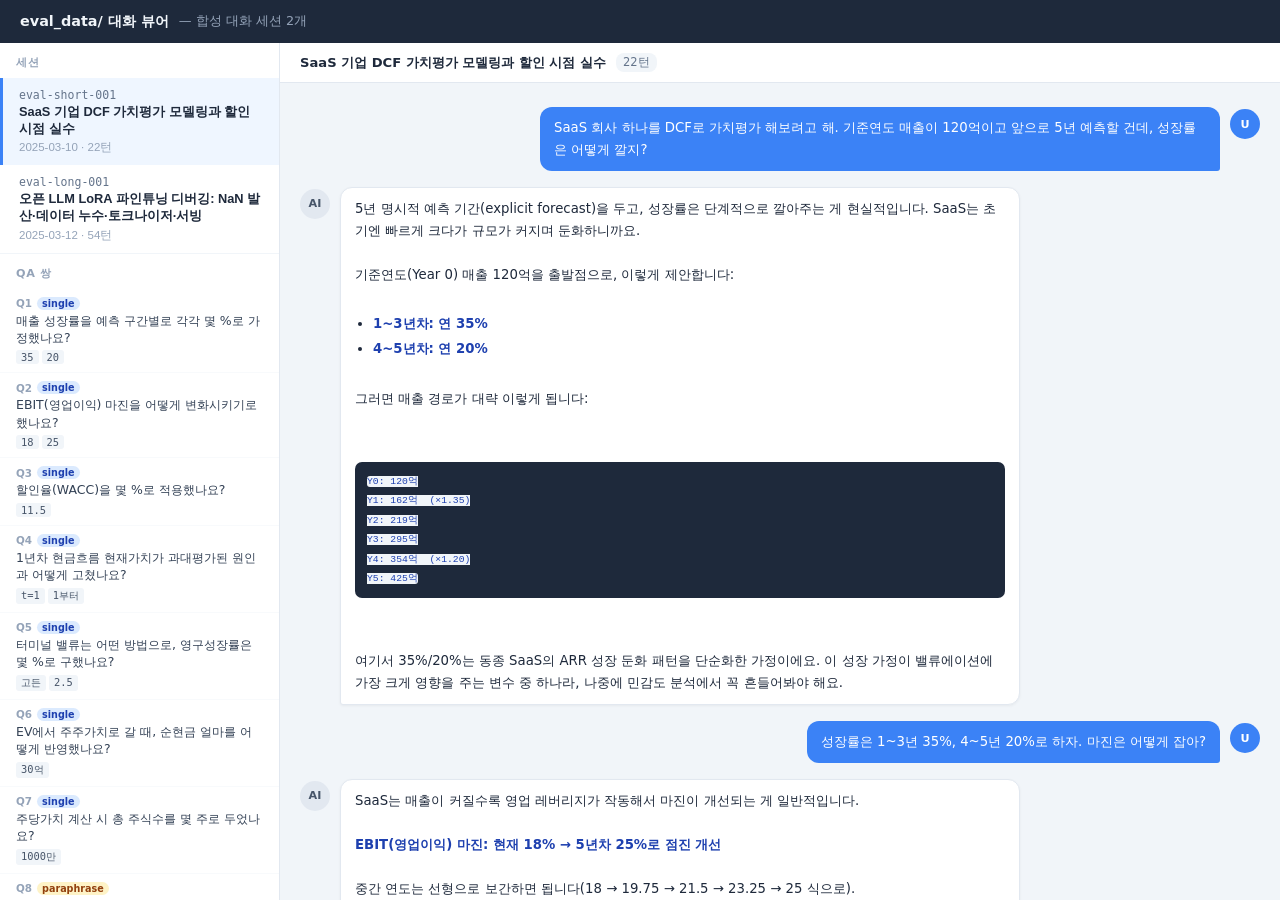
<file: eval_data/viewer.html>
<!DOCTYPE html>
<html lang="ko">
<head>
  <meta charset="UTF-8">
  <meta name="viewport" content="width=device-width, initial-scale=1.0">
  <title>eval_data 대화 뷰어</title>
  <style>
    * { box-sizing: border-box; margin: 0; padding: 0; }

    body {
      font-family: 'Segoe UI', system-ui, sans-serif;
      background: #f1f5f9;
      color: #1e293b;
      height: 100vh;
      display: flex;
      flex-direction: column;
      overflow: hidden;
    }

    /* ── header ── */
    header {
      background: #1e293b;
      color: #f1f5f9;
      padding: 12px 20px;
      font-size: 0.9rem;
      font-weight: 600;
      display: flex;
      align-items: center;
      gap: 10px;
      flex-shrink: 0;
    }
    header span { color: #94a3b8; font-weight: 400; font-size: 0.8rem; }

    /* ── layout ── */
    .app { display: flex; flex: 1; overflow: hidden; }

    /* ── sidebar ── */
    .sidebar {
      width: 280px;
      background: white;
      border-right: 1px solid #e2e8f0;
      display: flex;
      flex-direction: column;
      flex-shrink: 0;
      overflow: hidden;
    }
    .sidebar-section { border-bottom: 1px solid #f1f5f9; }
    .sidebar-label {
      font-size: 0.7rem;
      font-weight: 700;
      text-transform: uppercase;
      letter-spacing: 0.06em;
      color: #94a3b8;
      padding: 12px 16px 8px;
    }

    .session-btn {
      display: block;
      width: 100%;
      text-align: left;
      padding: 10px 16px;
      background: none;
      border: none;
      cursor: pointer;
      border-left: 3px solid transparent;
      transition: background 0.15s;
    }
    .session-btn:hover { background: #f8fafc; }
    .session-btn.active {
      background: #eff6ff;
      border-left-color: #3b82f6;
    }
    .session-btn .s-id {
      font-family: monospace;
      font-size: 0.72rem;
      color: #64748b;
      margin-bottom: 2px;
    }
    .session-btn .s-title {
      font-size: 0.8rem;
      font-weight: 600;
      color: #1e293b;
      line-height: 1.3;
    }
    .session-btn .s-meta {
      font-size: 0.72rem;
      color: #94a3b8;
      margin-top: 3px;
    }

    /* ── QA section ── */
    .qa-wrapper {
      flex: 1;
      overflow-y: auto;
      padding: 0 0 12px;
    }
    .qa-item {
      padding: 8px 16px;
      border-bottom: 1px solid #f8fafc;
      cursor: default;
    }
    .qa-item:last-child { border-bottom: none; }
    .qa-num {
      font-size: 0.65rem;
      font-weight: 700;
      color: #94a3b8;
      margin-bottom: 2px;
      display: flex;
      align-items: center;
      gap: 5px;
    }
    .qa-q { font-size: 0.78rem; color: #334155; line-height: 1.4; margin-bottom: 4px; }
    .qa-kf { display: flex; flex-wrap: wrap; gap: 3px; }
    .kf-chip {
      background: #f1f5f9;
      color: #475569;
      font-family: monospace;
      font-size: 0.65rem;
      padding: 1px 5px;
      border-radius: 3px;
    }
    .badge {
      font-size: 0.6rem;
      font-weight: 600;
      padding: 1px 5px;
      border-radius: 8px;
    }
    .badge-single    { background: #dbeafe; color: #1e40af; }
    .badge-paraphrase{ background: #fef3c7; color: #92400e; }
    .badge-multihop  { background: #ffe4e6; color: #9f1239; }

    /* ── main conversation ── */
    .main {
      flex: 1;
      overflow-y: auto;
      padding: 24px 20px 40px;
      display: flex;
      flex-direction: column;
      gap: 16px;
    }

    .turn { display: flex; gap: 10px; max-width: 820px; }
    .turn.user { align-self: flex-end; flex-direction: row-reverse; }
    .turn.assistant { align-self: flex-start; }

    .avatar {
      width: 30px;
      height: 30px;
      border-radius: 50%;
      font-size: 0.7rem;
      font-weight: 700;
      display: flex;
      align-items: center;
      justify-content: center;
      flex-shrink: 0;
      margin-top: 2px;
    }
    .turn.user     .avatar { background: #3b82f6; color: white; }
    .turn.assistant .avatar { background: #e2e8f0; color: #475569; }

    .bubble {
      padding: 10px 14px;
      border-radius: 12px;
      font-size: 0.83rem;
      line-height: 1.65;
      max-width: 680px;
    }
    .turn.user .bubble {
      background: #3b82f6;
      color: white;
      border-bottom-right-radius: 3px;
    }
    .turn.assistant .bubble {
      background: white;
      border: 1px solid #e2e8f0;
      color: #1e293b;
      border-bottom-left-radius: 3px;
      box-shadow: 0 1px 3px rgba(0,0,0,0.05);
    }

    /* markdown inside bubbles */
    .bubble strong { font-weight: 700; }
    .turn.user .bubble strong { color: #e0f2fe; }
    .turn.assistant .bubble strong { color: #1e40af; }

    .bubble pre {
      background: #1e293b;
      color: #e2e8f0;
      border-radius: 7px;
      padding: 10px 12px;
      font-size: 0.76rem;
      line-height: 1.6;
      overflow-x: auto;
      margin: 8px 0;
      font-family: 'Consolas', 'Courier New', monospace;
      white-space: pre;
    }
    .turn.user .bubble pre { background: #1e3a5f; }

    .bubble code {
      font-family: 'Consolas', 'Courier New', monospace;
      font-size: 0.8em;
      padding: 1px 4px;
      border-radius: 3px;
    }
    .turn.user .bubble code { background: rgba(255,255,255,0.2); }
    .turn.assistant .bubble code { background: #f1f5f9; color: #1e40af; }
    .bubble pre code { background: none; color: inherit; padding: 0; }

    .bubble ul { padding-left: 18px; margin: 6px 0; }
    .bubble li { margin: 3px 0; }

    .session-title-bar {
      background: white;
      border-bottom: 1px solid #e2e8f0;
      padding: 10px 20px;
      font-size: 0.82rem;
      color: #475569;
      flex-shrink: 0;
      display: flex;
      align-items: center;
      gap: 10px;
    }
    .session-title-bar strong { color: #1e293b; }
    .session-title-bar .turn-count {
      background: #f1f5f9;
      color: #64748b;
      font-size: 0.72rem;
      padding: 2px 7px;
      border-radius: 8px;
    }

    .conv-wrap {
      flex: 1;
      display: flex;
      flex-direction: column;
      overflow: hidden;
    }

    ::-webkit-scrollbar { width: 5px; height: 5px; }
    ::-webkit-scrollbar-track { background: transparent; }
    ::-webkit-scrollbar-thumb { background: #cbd5e1; border-radius: 3px; }
  </style>
</head>
<body>

<header>
  eval_data/ 대화 뷰어
  <span>— 합성 대화 세션 2개</span>
</header>

<div class="app">
  <div class="sidebar">
    <div class="sidebar-section">
      <div class="sidebar-label">세션</div>
      <div id="session-list"></div>
    </div>
    <div class="sidebar-label">QA 쌍</div>
    <div class="qa-wrapper" id="qa-list"></div>
  </div>

  <div class="conv-wrap">
    <div class="session-title-bar" id="title-bar">세션을 선택하세요</div>
    <div class="main" id="main"></div>
  </div>
</div>

<script type="application/json" id="sessions-data">
[
  {
    "session_id": "eval-short-001",
    "title": "SaaS 기업 DCF 가치평가 모델링과 할인 시점 실수",
    "created_at": "2025-03-10",
    "turns": [
      {"role":"user","text":"SaaS 회사 하나를 DCF로 가치평가 해보려고 해. 기준연도 매출이 120억이고 앞으로 5년 예측할 건데, 성장률은 어떻게 깔지?"},
      {"role":"assistant","text":"5년 명시적 예측 기간(explicit forecast)을 두고, 성장률은 단계적으로 깔아주는 게 현실적입니다. SaaS는 초기엔 빠르게 크다가 규모가 커지며 둔화하니까요.\n\n기준연도(Year 0) 매출 120억을 출발점으로, 이렇게 제안합니다:\n\n- **1~3년차: 연 35%**\n- **4~5년차: 연 20%**\n\n그러면 매출 경로가 대략 이렇게 됩니다:\n\n```\nY0: 120억\nY1: 162억  (×1.35)\nY2: 219억\nY3: 295억\nY4: 354억  (×1.20)\nY5: 425억\n```\n\n여기서 35%/20%는 동종 SaaS의 ARR 성장 둔화 패턴을 단순화한 가정이에요. 이 성장 가정이 밸류에이션에 가장 크게 영향을 주는 변수 중 하나라, 나중에 민감도 분석에서 꼭 흔들어봐야 해요."},
      {"role":"user","text":"성장률은 1~3년 35%, 4~5년 20%로 하자. 마진은 어떻게 잡아?"},
      {"role":"assistant","text":"SaaS는 매출이 커질수록 영업 레버리지가 작동해서 마진이 개선되는 게 일반적입니다.\n\n**EBIT(영업이익) 마진: 현재 18% → 5년차 25%로 점진 개선**\n\n중간 연도는 선형으로 보간하면 됩니다(18 → 19.75 → 21.5 → 23.25 → 25 식으로).\n\n```\n       매출    EBIT마진   EBIT\nY1:    162억    18.0%     29.2억\nY3:    295억    21.5%     63.4억\nY5:    425억    25.0%    106.3억\n```\n\nDCF에 들어가는 건 EBIT 그대로가 아니라 **세후영업이익(NOPAT)** 이라는 점 주의하세요. EBIT에 (1 − 법인세율)을 곱해야 해요. 법인세율은 몇 %로 잡을까요?"},
      {"role":"user","text":"법인세는 22%로 잡을게. 그럼 잉여현금흐름(FCF)은 어떻게 정의해?"},
      {"role":"assistant","text":"법인세 22%면, **무차입 잉여현금흐름(unlevered FCF)** 은 이렇게 정의합니다:\n\n```\nFCF = NOPAT + 감가상각(D&A) − 자본적지출(Capex) − 순운전자본 증가분(ΔNWC)\n\n   여기서 NOPAT = EBIT × (1 − 0.22)\n```\n\nSaaS 관점에서 보면:\n\n- **NOPAT**: EBIT에 0.78을 곱한 값. Y5의 EBIT 106.3억이면 NOPAT ≈ 82.9억.\n- **D&A**: SaaS는 유형자산이 적어 보통 작습니다.\n- **Capex**: 낮은 편. 클라우드를 쓰면 Capex 대신 OpEx로 빠져 이미 EBIT에 반영됩니다.\n- **ΔNWC**: 선수금이 많으면 오히려 운전자본이 (+)현금을 만들어줄 수도 있습니다.\n\n핵심은 **이자비용을 빼기 전(unlevered)** 기준으로 계산한다는 거예요."},
      {"role":"user","text":"할인율은 WACC 쓰면 되지? 얼마로 잡아?"},
      {"role":"assistant","text":"네, 무차입 FCF를 할인하니 할인율은 **WACC(가중평균자본비용)** 가 맞습니다. 이 회사는 **11.5%** 로 잡는 걸 제안할게요.\n\n```\nWACC = E/V × 자기자본비용 + D/V × 세후타인자본비용\n자기자본비용(CAPM) = 무위험이자율 + β × 시장위험프리미엄\n```\n\nSaaS 성장 기업은 부채가 적어 자기자본비용이 WACC를 거의 결정합니다. 무위험이자율 3.5%, β 1.3, 시장프리미엄 6%를 넣으면 11~12%가 나와서, **11.5%** 가 합리적인 출발점이에요.\n\nDCF 결과는 WACC와 영구성장률에 **극도로 민감**합니다. 0.5%p만 움직여도 기업가치가 크게 흔들리니, 나중에 민감도 표를 꼭 만들어야 해요."},
      {"role":"user","text":"어 잠깐, 1년차 현금흐름을 할인했는데 값이 좀 큰 것 같아. (1+WACC)^0으로 나눴거든."},
      {"role":"assistant","text":"그게 바로 **할인 시점 off-by-one 실수**입니다. 값이 과대평가되는 전형적 원인이에요.\n\n`(1+WACC)^0`으로 나누면 분모가 1이라 사실상 할인을 안 한 거예요. 한 해치 할인이 통째로 빠지면서 현재가치가 부풀려집니다.\n\n```python\n# 잘못된 코드 (첫 해를 t=0으로)\nPV = sum(FCF[t] / (1+wacc)**t for t in range(0, 5))   # ← 틀림\n\n# 고친 코드 (첫 해는 t=1)\nPV = sum(FCF[t] / (1+wacc)**t for t in range(1, 6))    # ← 맞음\n```\n\n즉 할인 지수 t는 **1부터 5까지** 돌아야 합니다. 이 한 칸 차이로 11.5% 할인율이면 기업가치가 10% 안팎 부풀 수 있어요."},
      {"role":"user","text":"t를 1부터로 고쳤어. 근데 mid-year convention은 뭐야? 그건 써야 하나?"},
      {"role":"assistant","text":"**mid-year convention(연중 할인)** 은 \"현금흐름이 연말에 한 번에 들어오는 게 아니라 1년 내내 고르게 들어온다\"는 가정을 반영하는 방법입니다.\n\n```\n일반(연말):   t = 1, 2, 3, 4, 5\nmid-year:    t = 0.5, 1.5, 2.5, 3.5, 4.5\n```\n\n효과는 할인 기간이 반년씩 짧아지니 **현재가치가 약간(3~5%) 올라가는** 방향입니다.\n\n써야 하느냐는 선택이에요. 중요한 건 **일관성** — 예측 현금흐름에 mid-year를 쓰면 터미널 밸류에도 같은 규칙을 써야 해요. 첫 모델이면 연말 기준(t=1~5)으로 단순하게 두는 걸 추천합니다."},
      {"role":"user","text":"알겠어, 일단 연말 기준으로 둘게. 터미널 밸류는 5년 뒤를 어떻게 구해?"},
      {"role":"assistant","text":"5년 이후의 가치는 **터미널 밸류(TV)** 로 잡는데, 가장 표준적인 건 **고든 성장 모형(Gordon Growth Model)** 입니다.\n\n```\nTV(Year 5 시점) = FCF(Year 6) / (WACC − g)\n\n   FCF(Year 6) = FCF(Year 5) × (1 + g)\n   g = 영구성장률 = 2.5%\n   WACC = 11.5%\n   분모 = 0.115 − 0.025 = 0.090\n```\n\n주의할 점:\n\n1. TV는 **Year 5 시점의 값**이라, 다시 현재로 할인해야 합니다 — `(1.115)^5`로 한 번 더 할인하세요.\n2. DCF에서 **터미널 밸류가 전체 기업가치의 60~75%** 를 차지합니다."},
      {"role":"user","text":"영구성장률 2.5%는 어떻게 정한 거야?"},
      {"role":"assistant","text":"**영구성장률(g)은 장기 경제성장률(명목 GDP)을 넘으면 안 된다**는 게 핵심 원칙입니다.\n\ng가 경제 전체 성장률보다 높으면 시간이 무한히 흐를수록 이 회사가 전체 경제보다 커진다는 모순이 생기거든요.\n\n**2.5%** 는 장기 물가상승률(2% 안팎) + 약간의 실질성장을 반영한 보수적이면서 무난한 수치예요.\n\n```\ng=2.5%:  분모 0.090  → TV 정상\ng=5.0%:  분모 0.065  → TV가 약 38% 부풀어오름\n```\n\ng는 보수적으로 두고 민감도 표에서 2.0~3.0% 범위만 흔들어보는 걸 권합니다."},
      {"role":"user","text":"좋아. 그럼 기업가치(EV)가 나왔으면 주주가치는 어떻게 가? 이 회사 순현금이 30억 있어."},
      {"role":"assistant","text":"**기업가치(EV)에서 주주가치(Equity Value)로 가는 다리**는 순부채 조정이에요.\n\n```\n주주가치 = 기업가치(EV) − 순부채(Net Debt)\n   순부채 = 총차입금 − 현금성자산\n```\n\n이 회사는 **순현금(net cash) 30억** 상태죠. 순현금은 순부채가 마이너스(−30억)라는 뜻이라:\n\n```\n주주가치 = EV − (−30억) = EV + 30억\n```\n\n회사가 깔고 앉은 여유현금 30억은 주주 몫이니까 더해지는 게 맞아요. 그 30억이 영업에 꼭 필요한 운전현금인지, 아니면 진짜 잉여현금인지는 구분해야 합니다."},
      {"role":"user","text":"순현금 30억은 전액 잉여로 봐도 돼. 주식수가 1,000만주인데 주당가치는?"},
      {"role":"assistant","text":"마지막 단계입니다. **주주가치를 총 주식수로 나누면 주당 내재가치** 가 나옵니다.\n\n```\n주당가치 = 주주가치 / 총 주식수\n        = (EV + 30억) / 10,000,000주\n```\n\n예를 들어 주주가치가 1,500억으로 나왔다면 주당 15,000원이 됩니다.\n\n실무적으로 챙길 것:\n\n1. **희석 주식수(diluted shares)를 쓸 것** — 스톡옵션·전환사채·RSU를 반영한 희석 기준을 쓰는 게 정확합니다.\n2. **이건 \"내재가치\"이지 \"목표주가\"가 아님** — WACC·g를 흔든 **범위**로 보는 게 맞습니다."},
      {"role":"user","text":"마지막으로, WACC가 틀리면 가치가 얼마나 민감해?"},
      {"role":"assistant","text":"DCF의 결과는 WACC에 **굉장히 민감**합니다. 터미널 밸류가 전체의 60~75%를 차지하고, WACC가 분모 (WACC − g)에 들어가 있어서 작은 변화도 크게 증폭돼요.\n\n```\nWACC 11.5% → 기준 기업가치 (100%)\nWACC 12.5% (+1%p) → 약 9% 하락\nWACC 10.5% (−1%p) → 약 10% 상승\n```\n\n**WACC가 1%p 틀리면 기업가치가 대략 9~10% 움직입니다.**\n\n2차원 민감도 표를 만드는 걸 강력히 권합니다:\n\n```\n            g=2.0%   g=2.5%   g=3.0%\nWACC=10.5%   ...      ...      ...\nWACC=11.5%   ...    [기준]     ...\nWACC=12.5%   ...      ...      ...\n```\n\n투자 판단은 그 표의 \"현실적인 구간\"이 현재 주가 위냐 아래냐로 보는 거예요."}
    ]
  },
  {
    "session_id": "eval-long-001",
    "title": "오픈 LLM LoRA 파인튜닝 디버깅: NaN 발산·데이터 누수·토크나이저·서빙",
    "created_at": "2025-03-12",
    "turns": [
      {"role":"user","text":"오픈소스 8B 모델을 우리 데이터로 LoRA 파인튜닝 하려고 해. 어댑터 설정 어떻게 잡지?"},
      {"role":"assistant","text":"LoRA는 어텐션 projection 레이어에 저랭크 어댑터를 붙이는 거라, 어떤 모듈에 어느 정도 용량(rank)을 줄지가 핵심입니다.\n\n```python\nfrom peft import LoraConfig\n\nlora_config = LoraConfig(\n    r=16,\n    lora_alpha=32,\n    lora_dropout=0.05,\n    target_modules=[\"q_proj\", \"k_proj\", \"v_proj\", \"o_proj\"],\n    task_type=\"CAUSAL_LM\",\n)\n```\n\n- **rank r=16**: 어댑터 용량. 작으면(8) 학습이 덜 되고, 크면(64+) 파라미터·메모리가 늘어요. 16이 무난한 출발점.\n- **alpha=32**: 스케일링 계수. 실효 학습 강도는 alpha/r = 2.0. 보통 alpha를 r의 2배로 두는 관례입니다.\n- **target_modules**: 어텐션의 q/k/v/o projection에만 붙였습니다. MLP까지 붙이면 성능이 조금 더 오르지만 메모리를 더 먹어요."},
      {"role":"user","text":"일단 어텐션만 q/k/v/o로 붙였어. 시퀀스 길이는 얼마로?"},
      {"role":"assistant","text":"**max_seq_len은 2048** 로 시작하는 걸 추천합니다.\n\n어텐션 메모리가 시퀀스 길이에 제곱으로 늘어나기 때문에, 4096으로 두면 메모리가 훨씬 많이 듭니다.\n\n```python\nmax_seq_len = 2048\n```\n\n체크할 것:\n\n1. **실제 데이터 길이 분포를 먼저 보세요.** 95~99 퍼센타일이 1500쯤이면 2048로 충분합니다.\n2. **truncation 방향.** instruction 튜닝이면 앞(instruction)은 살리고 뒤를 자르거나, 중요한 부분이 잘리지 않게 처리해야 해요."},
      {"role":"user","text":"길이는 2048로 충분해. GPU는 24GB 한 장인데 배치는 어떻게 잡아?"},
      {"role":"assistant","text":"24GB 한 장에 8B 모델 + LoRA + 2048 시퀀스면 배치를 크게 못 잡습니다. **작은 per-device 배치 + 그래디언트 누적**으로 유효 배치를 키우는 게 정석이에요.\n\n```python\nper_device_train_batch_size = 4\ngradient_accumulation_steps  = 8\n# => 유효 배치(effective batch) = 4 × 8 = 32\n```\n\n- **per_device_batch = 4**: 한 번에 GPU에 올리는 실제 샘플 수.\n- **grad_accum = 8**: 8번의 forward/backward를 모아 한 번 옵티마이저 스텝을 밟습니다.\n- **유효 배치 = 32**: LR이나 warmup 같은 하이퍼파라미터는 이 32를 기준으로 생각해야 합니다.\n\nOOM이 나면 per_device를 줄이고 accum을 늘려 유효 배치 32는 유지하면 돼요."},
      {"role":"user","text":"유효 배치 32로 갈게. 학습률이랑 스케줄러는?"},
      {"role":"assistant","text":"LoRA는 풀 파인튜닝보다 높은 학습률을 써도 됩니다. **초기 학습률 2e-4, cosine 스케줄러** 로 시작하는 걸 추천합니다.\n\n```python\nlearning_rate = 2e-4\nlr_scheduler_type = \"cosine\"\nnum_train_epochs = 3\n```\n\n- **lr = 2e-4**: LoRA의 전형적인 출발점. 풀 파인튜닝이면 2e-5 수준이지만, LoRA는 한 자릿수 높게 잡아요.\n- **cosine**: 학습 초반엔 높게 갔다가 끝으로 갈수록 부드럽게 0에 수렴합니다.\n\n미리 경고하면 — 2e-4를 **warmup 없이 바로 때리면 학습 초반에 손실이 튈(spike) 수 있습니다.** 일단 이 값으로 돌려보고, 손실 곡선이 초반에 폭발하는지 지켜보세요."},
      {"role":"user","text":"돌려봤는데 한 50스텝쯤에서 loss가 갑자기 튀더니 NaN 떠."},
      {"role":"assistant","text":"예고했던 그 증상이네요. **초반 loss spike → NaN** 은 학습률이 초기에 너무 세게 들어갈 때 나타나는 전형적인 패턴입니다.\n\n50스텝쯤에서 터졌다는 건 초기 불안정 구간을 못 넘긴 거예요. 원인은 거의 확실히 **(1) 초기 LR이 높고 (2) warmup이 없는 것** 조합입니다.\n\n`bf16`이나 `fp16` 중 뭘 쓰고 계세요? fp16이면 NaN이 더 잘 나니, 이것도 같이 점검 대상입니다."},
      {"role":"user","text":"fp16 쓰고 있었어. grad_norm도 튀기 직전에 엄청 커졌더라고."},
      {"role":"assistant","text":"원인이 명확해졌습니다. 세 가지를 같이 고치세요.\n\n**1) warmup 추가 + 학습률 하향**\n```python\nwarmup_ratio = 0.03\nlearning_rate = 1e-4\n```\nwarmup은 초반 불안정 구간을 LR을 0부터 천천히 올리며 통과하게 해줍니다.\n\n**2) bf16으로 전환**\n```python\nbf16 = True\n```\nbf16은 fp16과 메모리는 비슷하면서 표현 범위(exponent)가 훨씬 넓어서, 큰 그래디언트에도 NaN이 잘 안 납니다.\n\n**3) 그래디언트 클리핑** — 다음 메시지에서 정리할게요."},
      {"role":"user","text":"warmup 0.03, lr 1e-4, bf16으로 바꿨어. 그래디언트 클리핑은 얼마로?"},
      {"role":"assistant","text":"**max_grad_norm = 1.0** 으로 거세요. LoRA 파인튜닝의 사실상 표준값입니다.\n\n```python\nmax_grad_norm = 1.0\n```\n\n매 스텝마다 전체 그래디언트의 norm을 계산해서 임계값(1.0)을 넘으면 1.0으로 축소합니다.\n\n```\ngrad_norm = 8.5  →  클리핑 후 1.0\ngrad_norm = 0.7  →  그대로 0.7\n```\n\n이제 안정화 장치가 세 겹:\n1. **warmup 0.03** — 초반에 천천히 가속\n2. **bf16** — NaN 방지\n3. **max_grad_norm 1.0** — 순간적 폭증 차단"},
      {"role":"user","text":"이제 안정적으로 내려가. 근데 학습 중간에 OOM이 났어."},
      {"role":"assistant","text":"안정화는 됐으니 이제 메모리 문제네요. **gradient checkpointing** 으로 활성화 메모리를 줄이는 게 핵심입니다.\n\n```python\ngradient_checkpointing = True\nbf16 = True  # 이미 적용됨\n```\n\n- **gradient_checkpointing**: forward에서 모든 중간 활성화를 메모리에 들고 있지 않고, backward 때 필요한 부분을 다시 계산합니다. 메모리를 크게 아끼는 대신 **학습이 ~20% 느려져요.**\n\n이 둘로도 빠듯하면 per_device_batch를 4에서 2로 줄이고 grad_accum을 16으로 올려 유효 배치 32는 유지하면 됩니다."},
      {"role":"user","text":"gradient checkpointing 켜니까 OOM은 안 나. 유효 배치는 그대로 32 유지했고."},
      {"role":"assistant","text":"좋습니다. 메모리는 잡혔고 유효 배치 32를 유지한 게 중요해요.\n\n지금 상태:\n```\nper_device_batch        = 4\ngradient_accumulation   = 8\neffective batch         = 32\ngradient_checkpointing  = True  (학습 ~20% 느려짐)\nbf16                    = True\n```\n\n이제 체크포인트 전략을 잡죠. 몇 스텝마다 저장하고, 몇 개까지 보관할지 정해두는 게 좋습니다."},
      {"role":"user","text":"체크포인트는 어떻게 저장하는 게 좋아?"},
      {"role":"assistant","text":"**500 스텝마다 저장, 최대 3개 보관** 으로 시작하는 걸 추천합니다.\n\n```python\nsave_strategy      = \"steps\"\nsave_steps         = 500\nsave_total_limit   = 3\nload_best_model_at_end = True\nmetric_for_best_model  = \"eval_loss\"\n```\n\n- **save_steps = 500**: 너무 자주(50스텝)면 I/O로 느려지고, 너무 드물면(5000스텝) 중간에 끊겼을 때 많이 날립니다.\n- **save_total_limit = 3**: 최근 3개만 남기고 자동 삭제.\n- **load_best_model_at_end**: 학습이 끝나면 eval_loss가 가장 좋았던 체크포인트를 불러옵니다."},
      {"role":"user","text":"학습 끝났어. 근데 평가셋 정확도가 0.99로 나와. 너무 높은데?"},
      {"role":"assistant","text":"**정확도 0.99는 거의 항상 \"데이터 누수(data leakage)\" 신호** 입니다.\n\n가장 흔한 원인:\n\n1. **train/test 중복** — 같은 샘플이 학습셋과 평가셋 양쪽에 들어가 있는 경우.\n2. **분할을 잘못한 순서** — 중복 제거(dedup) 전에 split을 해서, 복제본들이 train/test로 갈라져 들어간 경우.\n\n확인 방법:\n```python\ntrain_keys = set(normalize(x) for x in train_texts)\ntest_keys  = set(normalize(x) for x in test_texts)\noverlap = train_keys & test_keys\nprint(len(overlap))     # 0이어야 정상\n```\n0.99면 꽤 많은 양이 새고 있을 가능성이 높습니다."},
      {"role":"user","text":"겹치는 거 세보니까 진짜 있네. 정규화해서 다시 보니 train/test에 같은 게 꽤 들어갔어."},
      {"role":"assistant","text":"역시 누수였네요. 중복 제거를 하기 전에 train/test를 나눠서 같은 내용의 복제본이 양쪽으로 갈라져 들어간 겁니다.\n\n해결은 **순서를 바꾸는 것** — 반드시 dedup을 먼저 하고, 그다음에 split 하세요.\n\n```python\n# 1) 정규화 후 해시 기준으로 중복 제거 (dedup FIRST)\ndef norm(x):\n    return \" \".join(x.lower().split())\n\nseen, unique = set(), []\nfor row in all_rows:\n    h = hashlib.sha1(norm(row[\"text\"]).encode()).hexdigest()\n    if h not in seen:\n        seen.add(h)\n        unique.append(row)\n\n# 2) 그 다음에 분할 (split AFTER dedup)\ntrain, test = split(unique, test_ratio=0.1, seed=42)\n```\n\n**정규화 후 sha1 해시로 중복 판정** — 공백·대소문자만 다른 \"사실상 동일\" 샘플도 잡아냅니다. 교집합이 몇 건이었나요?"},
      {"role":"user","text":"교집합이 한 1,800건쯤 됐어. 전체 데이터는 42,000건이고."},
      {"role":"assistant","text":"**42,000건 중 1,800건 누수** 면 평가셋 기준으로 비중이 꽤 큽니다. test를 10%(약 4,200건)로 잡았다면 그중 1,800건이 train과 겹쳐서, 평가의 40% 가까이가 \"이미 본 문제\"였던 셈이에요.\n\n```\n원본:        42,000건\n중복 제거 후: 약 40,200건\n재분할:       train 90% ≈ 36,180 / test 10% ≈ 4,020\nseed=42로 고정\n```\n\n재분할 후 train/test 교집합을 한 번 더 찍어서 0인지 검증하세요. 이제 모델을 다시 평가해보세요 — 0.99에서 뚝 떨어질 텐데, 그게 **진짜 성능**입니다."},
      {"role":"user","text":"재분할하고 다시 평가했더니 정확도가 0.86으로 떨어졌어."},
      {"role":"assistant","text":"**0.86이 진짜 성능** 입니다. 0.99는 누수가 만든 신기루였고, 0.13(13%p)이 통째로 누수 거품이었던 거죠.\n\n```\n0.86 — 누수 제거 후 실제 성능 (신뢰 가능한 기준선)\n```\n\n다음 개선 레버들:\n- **데이터 품질**: 라벨 노이즈, 에러 분석\n- **하이퍼파라미터**: LoRA rank를 16→32, target_modules에 MLP 추가\n- **에폭**: 3에폭이 과적합/과소적합인지 학습/평가 loss 갭으로 판단\n\n그런데 생성시켜봤을 때 이상하게 동작하는 부분은 없었나요? 답이 짧게 잘리거나 하는 거요."},
      {"role":"user","text":"어 맞아. 생성시켜보면 가끔 답이 중간에 뚝 끊겨. 한두 단어 나오고 끝나."},
      {"role":"assistant","text":"그 증상이면 **패딩/EOS 토큰 처리 문제** 일 가능성이 매우 높습니다.\n\n가장 흔한 원인은 **pad_token이 eos_token과 같게 설정된 것** 입니다.\n\n1. 배치 안에서 짧은 샘플은 뒤를 pad로 채웁니다.\n2. pad가 곧 eos니까, 모델 입장에선 \"정답 뒤에 eos가 잔뜩 붙은\" 데이터로 보입니다.\n3. loss가 pad(=eos) 자리에까지 걸리면, 모델이 **\"빨리 eos를 뱉어라\"** 를 학습합니다.\n4. 결과적으로 추론 시 한두 토큰 만에 eos를 내고 멈춰버려요.\n\n```python\nprint(tokenizer.pad_token, tokenizer.eos_token)\nprint(tokenizer.pad_token_id == tokenizer.eos_token_id)\n```\n\n둘이 같고 라벨에서 pad 위치를 마스킹하지 않았다면 그게 범인입니다."},
      {"role":"user","text":"확인해보니 pad_token이 eos_token이랑 같고, 라벨 마스킹도 안 했네."},
      {"role":"assistant","text":"정확히 그 함정에 빠진 거예요. 두 가지를 같이 고치면 됩니다.\n\n**1) 패딩 위치의 라벨을 -100으로 마스킹**\n```python\nlabels = input_ids.clone()\nlabels[attention_mask == 0] = -100      # 패딩 자리는 loss에서 제외\n```\nPyTorch의 CrossEntropy는 -100을 \"무시\" 값으로 취급해요.\n\n**2) pad 토큰을 eos와 분리 (권장)**\n```python\nif tokenizer.pad_token is None or tokenizer.pad_token == tokenizer.eos_token:\n    tokenizer.add_special_tokens({\"pad_token\": \"<|pad|>\"})\n    model.resize_token_embeddings(len(tokenizer))\ntokenizer.padding_side = \"right\"\n```\n\n이 둘을 적용하고 **데이터를 다시 토크나이즈해서 재학습** 해야 합니다."},
      {"role":"user","text":"마스킹하고 pad 토큰 분리해서 재학습했어. 이제 생성도 정상이야."},
      {"role":"assistant","text":"깔끔하게 잡혔네요. 학습 파이프라인 확정본:\n\n```\nLoRA:        r=16, alpha=32, dropout=0.05, target=q/k/v/o_proj\n시퀀스:      max_seq_len 2048\n배치:        per_device 4 × grad_accum 8 = 유효 32\n학습률:      1e-4, cosine, warmup_ratio 0.03\n안정화:      bf16, max_grad_norm 1.0, gradient_checkpointing\n데이터:      dedup(sha1) → split, 약 40,200건, seed 42\n토크나이저:  pad≠eos 분리 + 라벨 -100 마스킹, padding_side right\n실제 성능:   정확도 0.86\n```\n\n이제 서빙 단계로 넘어가죠."},
      {"role":"user","text":"서빙하려고 해. 일단 LoRA 어댑터부터 어떻게 배포해?"},
      {"role":"assistant","text":"**추론 효율을 위해 LoRA를 베이스 모델에 병합(merge)** 하는 쪽을 추천합니다.\n\n```python\nfrom peft import PeftModel\n\nbase = AutoModelForCausalLM.from_pretrained(BASE_MODEL, torch_dtype=torch.bfloat16)\nmodel = PeftModel.from_pretrained(base, \"checkpoints/best\")\nmerged = model.merge_and_unload()        # LoRA 가중치를 베이스에 흡수\nmerged.save_pretrained(\"merged-8b\")\n```\n\n병합은 어댑터를 베이스 가중치에 더해 하나의 일반 모델로 만듭니다. 추론 시 LoRA 연산 오버헤드가 없어 **빠르고**, vLLM 같은 추론 엔진이 일반 모델로 취급할 수 있어요.\n\n병합할 때 **dtype을 bf16으로 맞추세요.** 그다음 양자화 여부를 정하면 됩니다."},
      {"role":"user","text":"응 메모리 아끼고 싶어서 4-bit 양자화하려고. 성능 영향 있어?"},
      {"role":"assistant","text":"**bitsandbytes의 nf4** 가 품질 손실 대비 메모리 절감이 가장 좋은 선택이에요.\n\n```python\nbnb_config = BitsAndBytesConfig(\n    load_in_4bit=True,\n    bnb_4bit_quant_type=\"nf4\",\n    bnb_4bit_compute_dtype=torch.bfloat16,\n    bnb_4bit_use_double_quant=True,\n)\n```\n\n성능 영향:\n```\nbf16 (양자화 안 함):  정확도 0.86   / 메모리 ~16GB\n4-bit nf4:           정확도 0.83   / 메모리 ~6GB\n```\n\n**4-bit로 가면 정확도가 0.86 → 0.83으로 약 3%p 떨어지는** 대신 메모리가 1/3으로 줄어듭니다. 반드시 양자화 후 정확도를 직접 측정하세요."},
      {"role":"user","text":"4-bit nf4로 했고 0.83 확인했어. 이걸로 갈게. 서버는 뭘로 띄워?"},
      {"role":"assistant","text":"처리량이 중요하면 **vLLM** 이 표준입니다. PagedAttention으로 KV 캐시를 효율적으로 관리해요.\n\n```bash\npython -m vllm.entrypoints.openai.api_server \\\n    --model merged-8b \\\n    --quantization bitsandbytes \\\n    --port 8001 \\\n    --max-model-len 4096 \\\n    --tensor-parallel-size 1\n```\n\n- **--port 8001**: 8000이 기본인데 다른 서비스와 겹치지 않게 **8001** 로.\n- **--max-model-len 4096**: 한 요청의 최대 토큰. 일단 넉넉히.\n- OpenAI 호환 API라 `/v1/chat/completions`로 바로 호출됩니다.\n\n주의: max_model_len이 크면 KV 캐시가 그만큼 메모리를 예약해서 지연이 늘 수 있습니다."},
      {"role":"user","text":"8001에 띄웠어. 근데 생성이 멈추질 않고 같은 말을 계속 반복해."},
      {"role":"assistant","text":"학습 때의 \"조기 종료\"와는 **정반대 증상** 이네요. 서빙 단계에서 이게 나오면 보통 **stop 토큰/채팅 템플릿 문제** 입니다.\n\n가능한 원인:\n\n1. **chat template이 안 맞거나 빠짐** — 학습 때 쓴 포맷과 서빙 시 적용되는 템플릿이 다르면, 모델이 \"여기서 끝\"이라는 eos 신호를 내지 못합니다.\n2. **stop 토큰이 지정 안 됨** — 추론 요청에 어디서 멈출지가 안 들어간 경우.\n\n```python\nprint(tokenizer.chat_template)\nprint(tokenizer.apply_chat_template(messages, tokenize=False))\n```\n\n출력된 템플릿이 학습 포맷과 같은지 봐주세요."},
      {"role":"user","text":"템플릿 보니까 학습 때 쓴 포맷이랑 다르고, eos가 템플릿에 안 들어가 있어."},
      {"role":"assistant","text":"원인이 잡혔습니다. 세 가지를 맞추면 됩니다.\n\n**1) 학습 때 쓴 chat template을 그대로 적용**\n```python\ntokenizer.chat_template = TRAIN_CHAT_TEMPLATE  # assistant 턴 끝에 eos 포함\ntokenizer.save_pretrained(\"merged-8b\")\n```\n\n**2) 추론 요청에 stop 토큰 명시**\n```python\nsampling_params = SamplingParams(\n    stop_token_ids=[tokenizer.eos_token_id],\n    max_tokens=512,\n)\n```\n\n**3) 반복 억제**\n```python\n    repetition_penalty=1.1,\n```\n\n핵심은 **1번(템플릿+eos 통일)** 이에요. 2·3번은 보조 안전장치입니다."},
      {"role":"user","text":"템플릿 통일하고 stop 토큰, repetition_penalty 1.1 다 넣었어. 정상이야. 샘플링은 뭘로?"},
      {"role":"assistant","text":"기본 샘플링은 **temperature 0.7, top_p 0.9** 로 시작하는 걸 추천합니다.\n\n```python\nsampling_params = SamplingParams(\n    temperature=0.7,\n    top_p=0.9,\n    repetition_penalty=1.1,\n    stop_token_ids=[tokenizer.eos_token_id],\n    max_tokens=512,\n)\n```\n\n용도별 조정:\n```\n사실 기반/정확성 중요:  temperature 0.2~0.3\n일반 대화/균형:         temperature 0.7\n창작/브레인스토밍:       temperature 0.9~1.0\n```\n\n평가는 결정적 생성으로 하니 **temperature 0.2~0.3** 이 점수가 더 잘 나올 수 있어요."},
      {"role":"user","text":"평가용은 temp 낮춰볼게. 그런데 응답 지연이 좀 길어. 어떻게 줄이지?"},
      {"role":"assistant","text":"지연의 큰 원인 중 하나가 **max_model_len 4096** 일 가능성이 높습니다. vLLM은 이 길이만큼 KV 캐시 공간을 미리 예약해요.\n\n지연을 줄이는 레버:\n\n1. **max_model_len을 실제 필요한 만큼으로 축소** — 학습을 2048로 했는데 서빙을 4096으로 둘 이유가 없습니다.\n2. **gpu_memory_utilization 상향** — 기본 0.9에서 0.95까지 올리면 KV 캐시 블록이 늘어납니다.\n3. **연속 배칭** — vLLM은 continuous batching이 기본이라, 동시 요청이 쌓일수록 처리량이 좋아져요.\n\n실제 요청의 입력+출력이 2048 안에 들어온다면 바로 줄여도 됩니다."},
      {"role":"user","text":"실제 요청은 2048 안에 다 들어와. 그럼 줄일게."},
      {"role":"assistant","text":"**max_model_len을 4096에서 2048로 낮추세요.**\n\n```bash\npython -m vllm.entrypoints.openai.api_server \\\n    --model merged-8b \\\n    --quantization bitsandbytes \\\n    --port 8001 \\\n    --max-model-len 2048 \\\n    --tensor-parallel-size 1 \\\n    --gpu-memory-utilization 0.95\n```\n\n효과:\n- KV 캐시 예약이 절반으로 → 같은 GPU로 **동시 처리 가능한 요청이 약 2배**\n- 처리량(throughput) 상승 → 평균 지연 감소\n\n주의: 2048을 넘는 요청이 들어오면 거부되거나 잘립니다. 나중에 긴 입력이 들어올 가능성이 있으면 모니터링에서 길이 초과 비율을 추적해두세요."},
      {"role":"user","text":"지연 줄었어. 근데 아까 4-bit 양자화하면서 정확도가 좀 떨어졌잖아. bf16이랑 다시 비교해봐야 하나?"},
      {"role":"assistant","text":"네, 양자화 버전과 비양자화 버전을 실제 서빙 조건에서 한 번 더 비교해보는 게 맞습니다.\n\n```\n              정확도      메모리       지연/처리량\n4-bit 양자화   0.83 (낮음)  ~6GB (절감)  동시처리 ↑\n비양자화(bf16) 0.86 (높음)  ~16GB        품질 ↑\n```\n\n판단 기준:\n- **정확도 손실이 치명적인 용도** → 비양자화로 가고 메모리는 컨텍스트 길이를 줄여 확보.\n- **손실이 허용 범위이고 처리량/비용이 중요** → 양자화 유지.\n\n일단 양자화 버전으로 서비스하되, 비양자화 버전도 같은 평가셋으로 측정해 그 차이가 실제 사용자 경험에서 체감되는지 A/B로 확인하는 걸 추천합니다."},
      {"role":"user","text":"좋아. 다 정리됐다. 고마워."},
      {"role":"assistant","text":"고생하셨어요. 이 작업의 큰 그림:\n\n크게 **네 번의 고비** 가 있었습니다 — 학습 초반의 불안정, 비현실적으로 높게 나온 평가 숫자, 생성이 너무 일찍 끝나던 문제, 서빙에서 생성이 멈추지 않던 문제요.\n\n흥미로운 건 뒤의 세 개가 전부 \"출력이 이상하다\"는 비슷한 표면 증상으로 보였는데, 원인은 **학습 설정·데이터 처리·서빙 구성** 으로 제각각이었다는 점이에요.\n\n다시 비슷한 게 도지면 **학습 → 데이터 → 토크나이저 → 서빙** 순서로, 각 단계에서 그때 정했던 설정값을 되짚어보세요. 수고 많으셨습니다!"}
    ]
  }
]
</script>

<script type="application/json" id="qa-data">
{
  "eval-short-001": [
    {"q":"매출 성장률을 예측 구간별로 각각 몇 %로 가정했나요?","type":"single","kf":["35","20"]},
    {"q":"EBIT(영업이익) 마진을 어떻게 변화시키기로 했나요?","type":"single","kf":["18","25"]},
    {"q":"할인율(WACC)을 몇 %로 적용했나요?","type":"single","kf":["11.5"]},
    {"q":"1년차 현금흐름 현재가치가 과대평가된 원인과 어떻게 고쳤나요?","type":"single","kf":["t=1","1부터"]},
    {"q":"터미널 밸류는 어떤 방법으로, 영구성장률은 몇 %로 구했나요?","type":"single","kf":["고든","2.5"]},
    {"q":"EV에서 주주가치로 갈 때, 순현금 얼마를 어떻게 반영했나요?","type":"single","kf":["30억"]},
    {"q":"주당가치 계산 시 총 주식수를 몇 주로 두었나요?","type":"single","kf":["1000만"]},
    {"q":"할인율이 1%p 어긋나면 기업가치가 대략 얼마나 변한다고 봤나요?","type":"paraphrase","kf":["9~10"]}
  ],
  "eval-long-001": [
    {"q":"LoRA 어댑터의 rank와 alpha를 각각 얼마로 잡았나요?","type":"paraphrase","kf":["16","32"]},
    {"q":"학습 시 최대 시퀀스 길이를 얼마로 설정했나요?","type":"single","kf":["2048"]},
    {"q":"per-device 배치와 그래디언트 누적을 곱한 유효 배치 크기는?","type":"paraphrase","kf":["32"]},
    {"q":"처음에 설정한 학습률과 스케줄러 종류는?","type":"single","kf":["2e-4","cosine"]},
    {"q":"NaN 발산 원인과 조정한 설정들은?","type":"multihop","kf":["0.03","1e-4","bf16","1.0"]},
    {"q":"OOM을 해결하려고 켠 설정은?","type":"single","kf":["gradient_checkpointing"]},
    {"q":"평가 정확도 0.99의 원인과 처리 방법은?","type":"multihop","kf":["누수","sha1"]},
    {"q":"중복 제거 기준과 누수 건수는?","type":"single","kf":["sha1","1800"]},
    {"q":"전체 데이터셋 규모는 몇 건이었나요?","type":"single","kf":["42000"]},
    {"q":"데이터 누수 제거 후 평가 정확도는?","type":"multihop","kf":["0.86"]},
    {"q":"모델이 답을 일찍 끝내던 원인과 해결책은?","type":"multihop","kf":["eos","-100"]},
    {"q":"nf4 양자화 후 정확도는?","type":"single","kf":["0.83"]},
    {"q":"추론 서빙은 무엇으로, 몇 번 포트에 띄웠나요?","type":"single","kf":["vllm","8001"]},
    {"q":"반복 생성 문제의 원인과 해결책은?","type":"multihop","kf":["eos","repetition_penalty"]},
    {"q":"서빙 지연을 줄이려고 max_model_len을 얼마로 낮췄나요?","type":"paraphrase","kf":["4096","2048"]}
  ]
}
</script>

<script>
  const sessions = JSON.parse(document.getElementById('sessions-data').textContent);
  const qaData   = JSON.parse(document.getElementById('qa-data').textContent);

  let activeId = null;

  /* ── markdown renderer ── */
  function escHtml(s) {
    return s.replace(/&/g,'&amp;').replace(/</g,'&lt;').replace(/>/g,'&gt;');
  }

  function renderMd(text, isUser) {
    const parts = text.split(/(```[\s\S]*?```)/g);
    return parts.map(part => {
      if (part.startsWith('```')) {
        const inner = part.slice(3).replace(/^[a-z]*\n/, '').slice(0, -3);
        return `<pre><code>${escHtml(inner)}</code></pre>`;
      }
      let s = escHtml(part);
      s = s.replace(/\*\*([^*]+)\*\*/g, '<strong>$1</strong>');
      s = s.replace(/`([^`]+)`/g, '<code>$1</code>');
      const lines = s.split('\n');
      let out = '', inList = false;
      for (const line of lines) {
        if (line.startsWith('- ') || line.startsWith('* ')) {
          if (!inList) { out += '<ul>'; inList = true; }
          out += `<li>${line.slice(2)}</li>`;
        } else {
          if (inList) { out += '</ul>'; inList = false; }
          out += line + (line ? '<br>' : '<br>');
        }
      }
      if (inList) out += '</ul>';
      return out;
    }).join('');
  }

  /* ── render session list ── */
  function renderSessionList() {
    const el = document.getElementById('session-list');
    el.innerHTML = sessions.map(s => `
      <button class="session-btn ${s.session_id === activeId ? 'active' : ''}"
              onclick="loadSession('${s.session_id}')">
        <div class="s-id">${s.session_id}</div>
        <div class="s-title">${s.title}</div>
        <div class="s-meta">${s.created_at} · ${s.turns.length}턴</div>
      </button>
    `).join('');
  }

  /* ── render QA list ── */
  function renderQA(sessionId) {
    const el = document.getElementById('qa-list');
    const pairs = qaData[sessionId] || [];
    el.innerHTML = pairs.map((qa, i) => `
      <div class="qa-item">
        <div class="qa-num">
          Q${i+1}
          <span class="badge badge-${qa.type}">${qa.type}</span>
        </div>
        <div class="qa-q">${qa.q}</div>
        <div class="qa-kf">${qa.kf.map(k => `<span class="kf-chip">${k}</span>`).join('')}</div>
      </div>
    `).join('');
  }

  /* ── render conversation ── */
  function loadSession(id) {
    activeId = id;
    const session = sessions.find(s => s.session_id === id);
    if (!session) return;

    renderSessionList();
    renderQA(id);

    document.getElementById('title-bar').innerHTML = `
      <strong>${session.title}</strong>
      <span class="turn-count">${session.turns.length}턴</span>
    `;

    const main = document.getElementById('main');
    main.innerHTML = session.turns.map((turn, i) => `
      <div class="turn ${turn.role}">
        <div class="avatar">${turn.role === 'user' ? 'U' : 'AI'}</div>
        <div class="bubble">${renderMd(turn.text, turn.role === 'user')}</div>
      </div>
    `).join('');

    main.scrollTop = 0;
  }

  /* ── init ── */
  renderSessionList();
  renderQA('eval-short-001');
  loadSession('eval-short-001');
</script>
</body>
</html>
</file>
